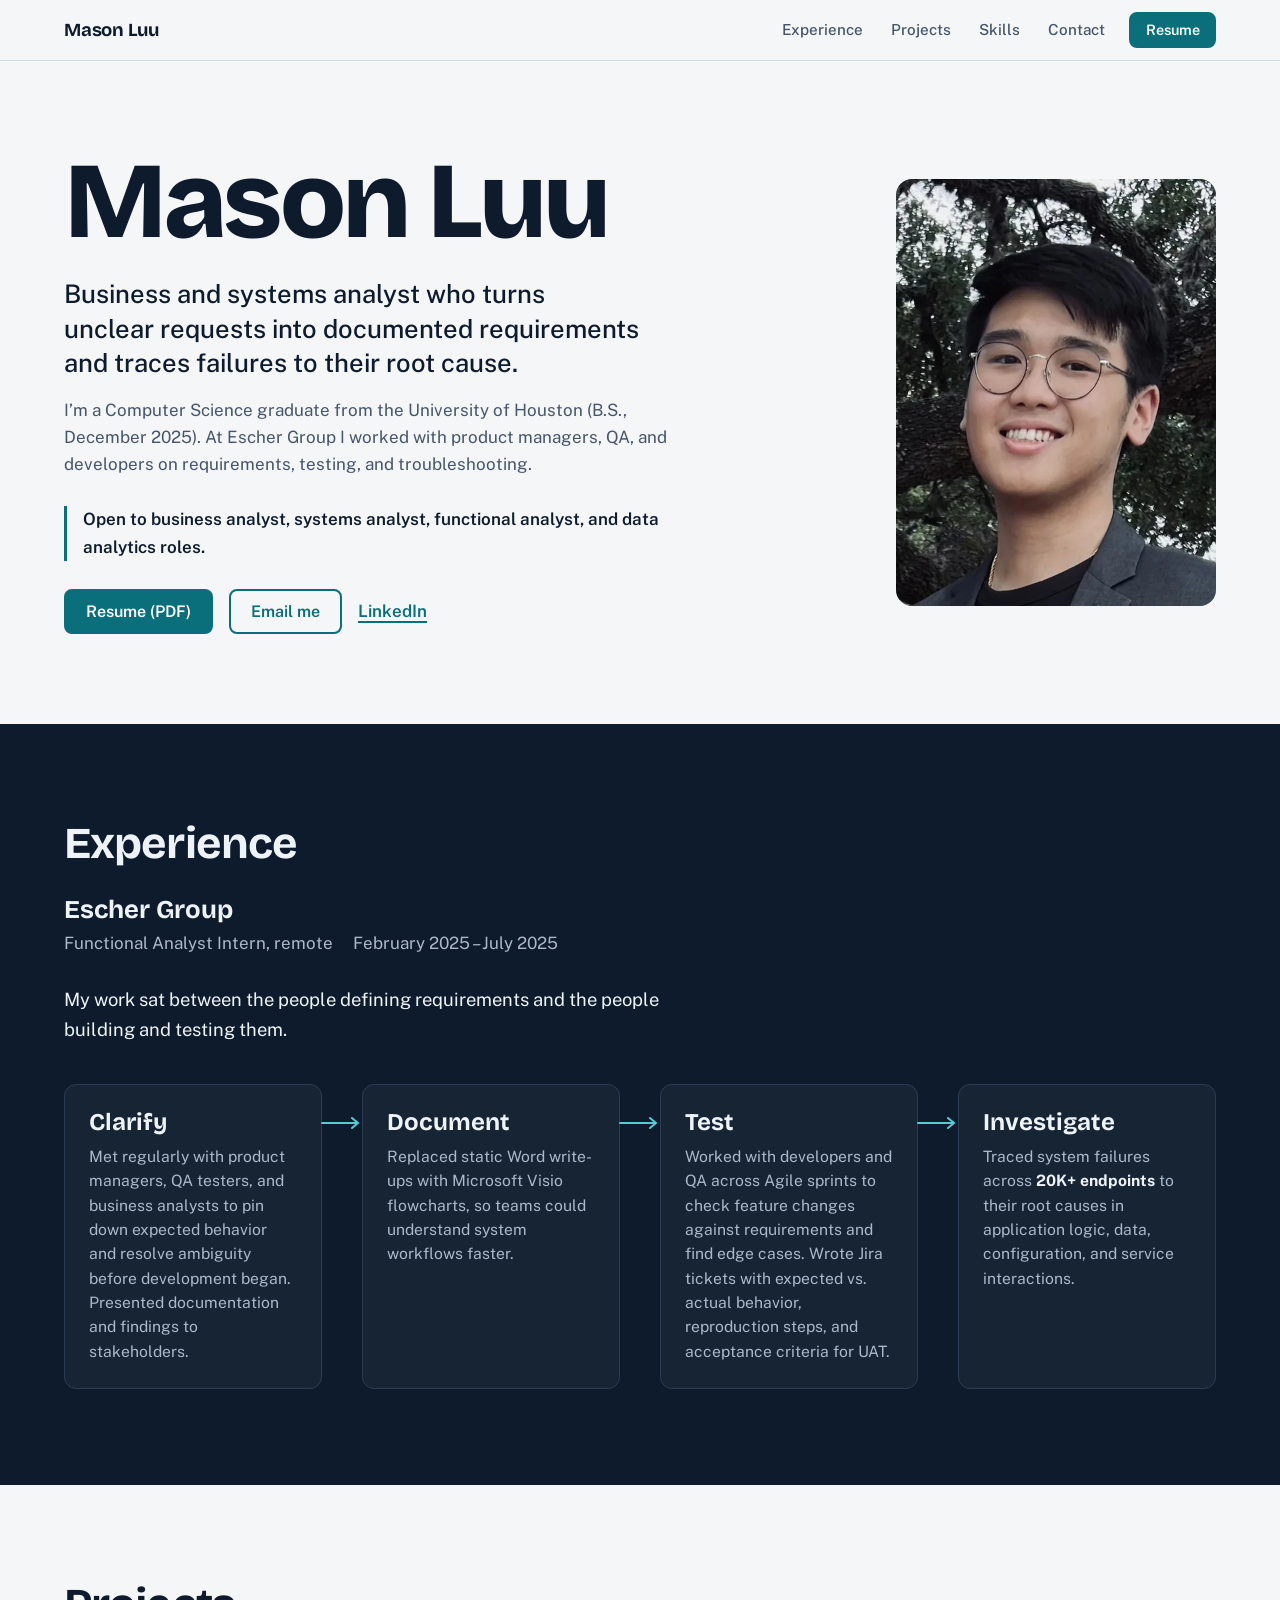
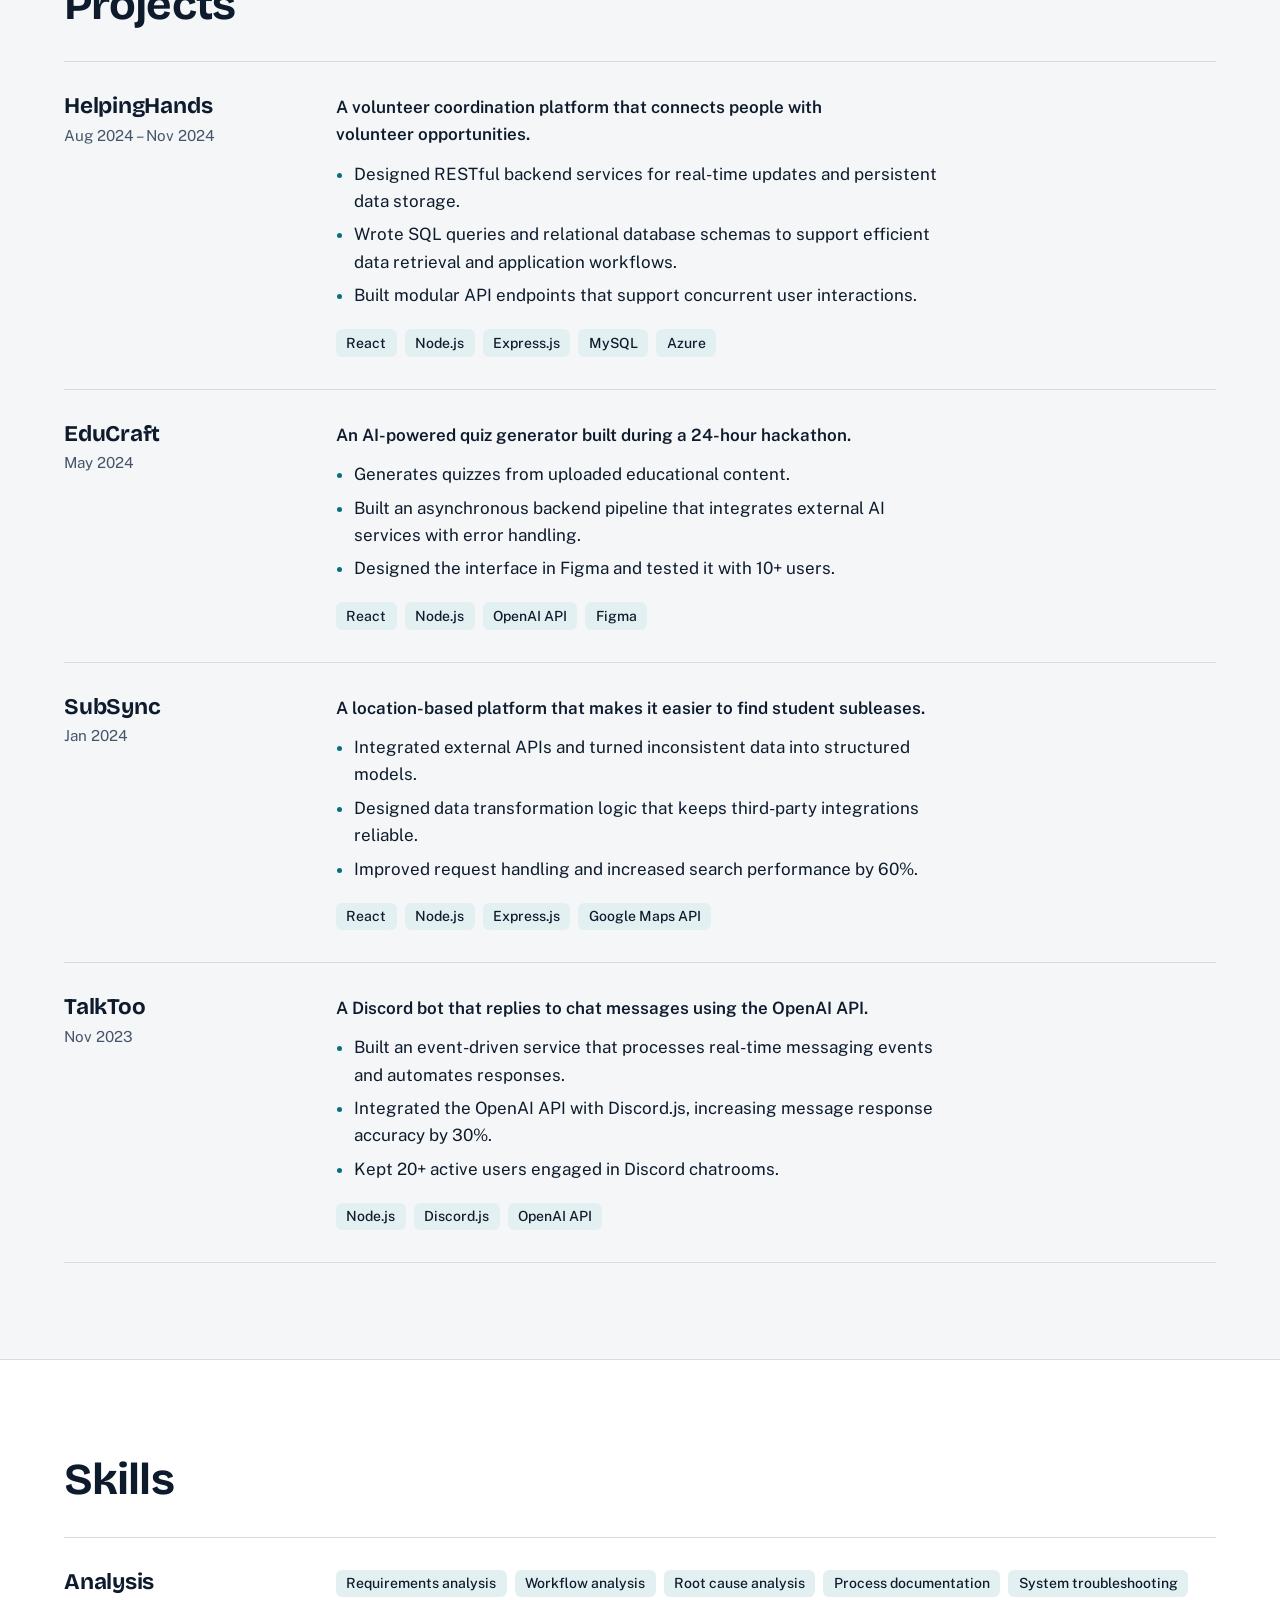
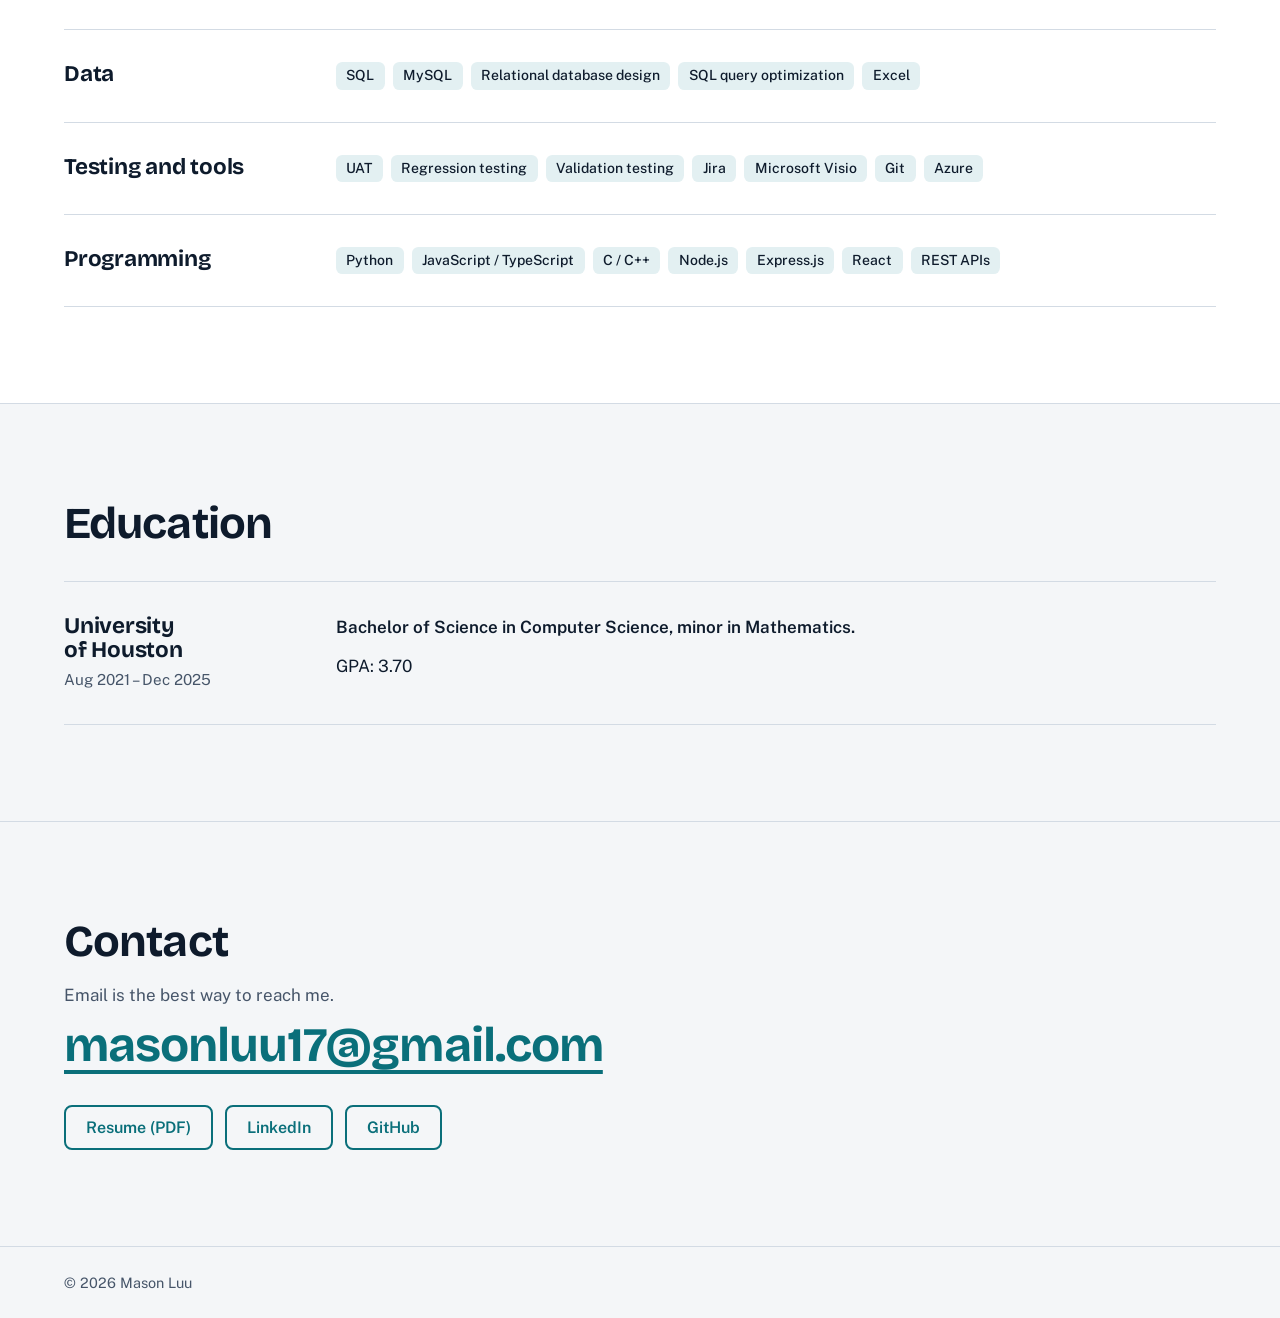
<file: index.html>
<!DOCTYPE html>
<html lang="en">
<head>
  <meta charset="utf-8">
  <meta name="viewport" content="width=device-width, initial-scale=1">
  <title>Mason Luu | Business and Systems Analyst</title>
  <meta name="description" content="Business and systems analyst with experience in requirements, workflow documentation, UAT, SQL, and root-cause troubleshooting. University of Houston Computer Science graduate.">
  <link rel="canonical" href="https://masonluu.github.io/">
  <meta name="theme-color" content="#F4F6F8" media="(prefers-color-scheme: light)">
  <meta name="theme-color" content="#0A131E" media="(prefers-color-scheme: dark)">

  <!-- Social previews -->
  <meta property="og:type" content="website">
  <meta property="og:site_name" content="Mason Luu">
  <meta property="og:title" content="Mason Luu | Business and Systems Analyst">
  <meta property="og:description" content="Turns unclear requests into documented requirements and traces failures to their root cause. University of Houston CS graduate, former Functional Analyst intern.">
  <meta property="og:url" content="https://masonluu.github.io/">
  <meta property="og:image" content="https://masonluu.github.io/assets/images/og-image.png">
  <meta property="og:image:width" content="1200">
  <meta property="og:image:height" content="630">
  <meta property="og:image:alt" content="Mason Luu, business and systems analyst">
  <meta name="twitter:card" content="summary_large_image">

  <link rel="icon" href="favicon.svg" type="image/svg+xml">
  <link rel="apple-touch-icon" href="apple-touch-icon.png">

  <link rel="preload" href="assets/fonts/bricolage-grotesque-latin-wght-normal.woff2" as="font" type="font/woff2" crossorigin>
  <link rel="preload" href="assets/fonts/public-sans-latin-wght-normal.woff2" as="font" type="font/woff2" crossorigin>
  <link rel="stylesheet" href="assets/css/site.css">
  <script>document.documentElement.classList.add('js');</script>
  <script src="assets/js/site.js" defer></script>

  <script type="application/ld+json">
  {
    "@context": "https://schema.org",
    "@type": "Person",
    "name": "Mason Luu",
    "url": "https://masonluu.github.io/",
    "image": "https://masonluu.github.io/assets/images/mason-luu.jpg",
    "jobTitle": "Business and Systems Analyst",
    "alumniOf": { "@type": "CollegeOrUniversity", "name": "University of Houston" },
    "knowsAbout": ["Requirements analysis", "Workflow documentation", "User acceptance testing", "SQL", "Root cause analysis"],
    "sameAs": ["https://www.linkedin.com/in/mason-luu", "https://github.com/masonluu"]
  }
  </script>
</head>
<body>
  <a class="skip" href="#main">Skip to content</a>

  <header class="site-header">
    <div class="wrap header-row">
      <a class="brand" href="#top">Mason Luu</a>
      <nav class="nav" aria-label="Primary">
        <a href="#experience">Experience</a>
        <a href="#projects">Projects</a>
        <a href="#skills">Skills</a>
        <a href="#contact">Contact</a>
      </nav>
      <a class="btn btn-primary btn-small" href="assets/Mason_Luu_Resume.pdf" target="_blank" rel="noopener">Resume<span class="sr-only"> (PDF, opens in a new tab)</span></a>
    </div>
  </header>

  <main id="main">

    <section class="hero" id="top">
      <div class="wrap hero-grid">
        <div class="hero-copy">
          <h1>Mason Luu</h1>
          <p class="lede">Business and systems analyst who turns unclear requests into documented requirements and traces failures to their root cause.</p>
          <p>I’m a Computer Science graduate from the University of Houston (B.S., December 2025). At Escher Group I worked with product managers, QA, and developers on requirements, testing, and troubleshooting.</p>
          <p class="status">Open to business analyst, systems analyst, functional analyst, and data analytics roles.</p>
          <div class="actions">
            <a class="btn btn-primary" href="assets/Mason_Luu_Resume.pdf" target="_blank" rel="noopener">Resume (PDF)<span class="sr-only"> opens in a new tab</span></a>
            <a class="btn btn-secondary" href="mailto:masonluu17@gmail.com">Email me</a>
            <a class="text-link" href="https://linkedin.com/in/mason-luu" target="_blank" rel="noopener">LinkedIn<span class="sr-only"> (opens in a new tab)</span></a>
          </div>
        </div>
        <figure class="portrait">
          <picture>
            <source type="image/webp" srcset="assets/images/mason-luu-480.webp 480w, assets/images/mason-luu-649.webp 649w" sizes="(min-width: 960px) 320px, (min-width: 720px) 224px, 144px">
            <img src="assets/images/mason-luu.jpg" width="649" height="865" alt="Portrait of Mason Luu smiling, wearing round glasses and a gray blazer" fetchpriority="high" decoding="async">
          </picture>
        </figure>
      </div>
    </section>

    <section class="band" id="experience" aria-labelledby="experience-title">
      <div class="wrap">
        <h2 id="experience-title">Experience</h2>
        <div class="job">
          <h3>Escher Group</h3>
          <p class="job-meta">Functional Analyst Intern, remote <span class="job-dates">February 2025 – July 2025</span></p>
        </div>
        <p class="band-intro">My work sat between the people defining requirements and the people building and testing them.</p>

        <div class="flow">
          <ol class="steps">
            <li class="step">
              <h4>Clarify</h4>
              <p>Met regularly with product managers, QA testers, and business analysts to pin down expected behavior and resolve ambiguity before development began. Presented documentation and findings to stakeholders.</p>
            </li>
            <li class="step">
              <h4>Document</h4>
              <p>Replaced static Word write-ups with Microsoft Visio flowcharts, so teams could understand system workflows faster.</p>
            </li>
            <li class="step">
              <h4>Test</h4>
              <p>Worked with developers and QA across Agile sprints to check feature changes against requirements and find edge cases. Wrote Jira tickets with expected vs. actual behavior, reproduction steps, and acceptance criteria for UAT.</p>
            </li>
            <li class="step">
              <h4>Investigate</h4>
              <p>Traced system failures across <strong>20K+ endpoints</strong> to their root causes in application logic, data, configuration, and service interactions.</p>
            </li>
          </ol>
        </div>
      </div>
    </section>

    <section class="section" id="projects" aria-labelledby="projects-title">
      <div class="wrap">
        <h2 id="projects-title">Projects</h2>
        <ul class="rows">

          <li class="row">
            <div class="row-label">
              <h3>HelpingHands</h3>
              <p class="when">Aug 2024 – Nov 2024</p>
            </div>
            <div class="row-body">
              <p class="summary">A volunteer coordination platform that connects people with volunteer opportunities.</p>
              <ul class="points">
                <li>Designed RESTful backend services for real-time updates and persistent data storage.</li>
                <li>Wrote SQL queries and relational database schemas to support efficient data retrieval and application workflows.</li>
                <li>Built modular API endpoints that support concurrent user interactions.</li>
              </ul>
              <ul class="tags" aria-label="Technologies"><li>React</li><li>Node.js</li><li>Express.js</li><li>MySQL</li><li>Azure</li></ul>
              <!-- Add a link when the repo is public:
              <p class="row-links"><a class="text-link" href="https://github.com/masonluu/REPO-NAME">View code</a></p> -->
            </div>
          </li>

          <li class="row">
            <div class="row-label">
              <h3>EduCraft</h3>
              <p class="when">May 2024</p>
            </div>
            <div class="row-body">
              <p class="summary">An AI-powered quiz generator built during a 24-hour hackathon.</p>
              <ul class="points">
                <li>Generates quizzes from uploaded educational content.</li>
                <li>Built an asynchronous backend pipeline that integrates external AI services with error handling.</li>
                <li>Designed the interface in Figma and tested it with 10+ users.</li>
              </ul>
              <ul class="tags" aria-label="Technologies"><li>React</li><li>Node.js</li><li>OpenAI API</li><li>Figma</li></ul>
            </div>
          </li>

          <li class="row">
            <div class="row-label">
              <h3>SubSync</h3>
              <p class="when">Jan 2024</p>
            </div>
            <div class="row-body">
              <p class="summary">A location-based platform that makes it easier to find student subleases.</p>
              <ul class="points">
                <li>Integrated external APIs and turned inconsistent data into structured models.</li>
                <li>Designed data transformation logic that keeps third-party integrations reliable.</li>
                <li>Improved request handling and increased search performance by 60%.</li>
              </ul>
              <ul class="tags" aria-label="Technologies"><li>React</li><li>Node.js</li><li>Express.js</li><li>Google Maps API</li></ul>
            </div>
          </li>

          <li class="row">
            <div class="row-label">
              <h3>TalkToo</h3>
              <p class="when">Nov 2023</p>
            </div>
            <div class="row-body">
              <p class="summary">A Discord bot that replies to chat messages using the OpenAI API.</p>
              <ul class="points">
                <li>Built an event-driven service that processes real-time messaging events and automates responses.</li>
                <li>Integrated the OpenAI API with Discord.js, increasing message response accuracy by 30%.</li>
                <li>Kept 20+ active users engaged in Discord chatrooms.</li>
              </ul>
              <ul class="tags" aria-label="Technologies"><li>Node.js</li><li>Discord.js</li><li>OpenAI API</li></ul>
            </div>
          </li>

        </ul>
      </div>
    </section>

    <section class="section section-alt" id="skills" aria-labelledby="skills-title">
      <div class="wrap">
        <h2 id="skills-title">Skills</h2>
        <ul class="rows">
          <li class="row">
            <div class="row-label"><h3>Analysis</h3></div>
            <div class="row-body"><ul class="tags"><li>Requirements analysis</li><li>Workflow analysis</li><li>Root cause analysis</li><li>Process documentation</li><li>System troubleshooting</li></ul></div>
          </li>
          <li class="row">
            <div class="row-label"><h3>Data</h3></div>
            <div class="row-body"><ul class="tags"><li>SQL</li><li>MySQL</li><li>Relational database design</li><li>SQL query optimization</li><li>Excel</li></ul></div>
          </li>
          <li class="row">
            <div class="row-label"><h3>Testing and tools</h3></div>
            <div class="row-body"><ul class="tags"><li>UAT</li><li>Regression testing</li><li>Validation testing</li><li>Jira</li><li>Microsoft Visio</li><li>Git</li><li>Azure</li></ul></div>
          </li>
          <li class="row">
            <div class="row-label"><h3>Programming</h3></div>
            <div class="row-body"><ul class="tags"><li>Python</li><li>JavaScript / TypeScript</li><li>C / C++</li><li>Node.js</li><li>Express.js</li><li>React</li><li>REST APIs</li></ul></div>
          </li>
        </ul>
      </div>
    </section>

    <section class="section" id="education" aria-labelledby="education-title">
      <div class="wrap">
        <h2 id="education-title">Education</h2>
        <div class="rows">
          <div class="row">
            <div class="row-label">
              <h3>University of Houston</h3>
              <p class="when">Aug 2021 – Dec 2025</p>
            </div>
            <div class="row-body">
              <p class="summary">Bachelor of Science in Computer Science, minor in Mathematics.</p>
              <p>GPA: 3.70</p>
            </div>
          </div>
        </div>
      </div>
    </section>

    <section class="contact" id="contact" aria-labelledby="contact-title">
      <div class="wrap">
        <h2 id="contact-title">Contact</h2>
        <p class="contact-lede">Email is the best way to reach me.</p>
        <p><a class="email" href="mailto:masonluu17@gmail.com">masonluu17@gmail.com</a></p>
        <ul class="link-list">
          <li><a class="btn btn-secondary" href="assets/Mason_Luu_Resume.pdf" target="_blank" rel="noopener">Resume (PDF)<span class="sr-only"> opens in a new tab</span></a></li>
          <li><a class="btn btn-secondary" href="https://linkedin.com/in/mason-luu" target="_blank" rel="noopener">LinkedIn<span class="sr-only"> opens in a new tab</span></a></li>
          <li><a class="btn btn-secondary" href="https://github.com/masonluu" target="_blank" rel="noopener">GitHub<span class="sr-only"> opens in a new tab</span></a></li>
        </ul>
      </div>
    </section>

  </main>

  <footer class="site-footer">
    <div class="wrap">
      <p>&copy; 2026 Mason Luu</p>
    </div>
  </footer>
</body>
</html>
</file>
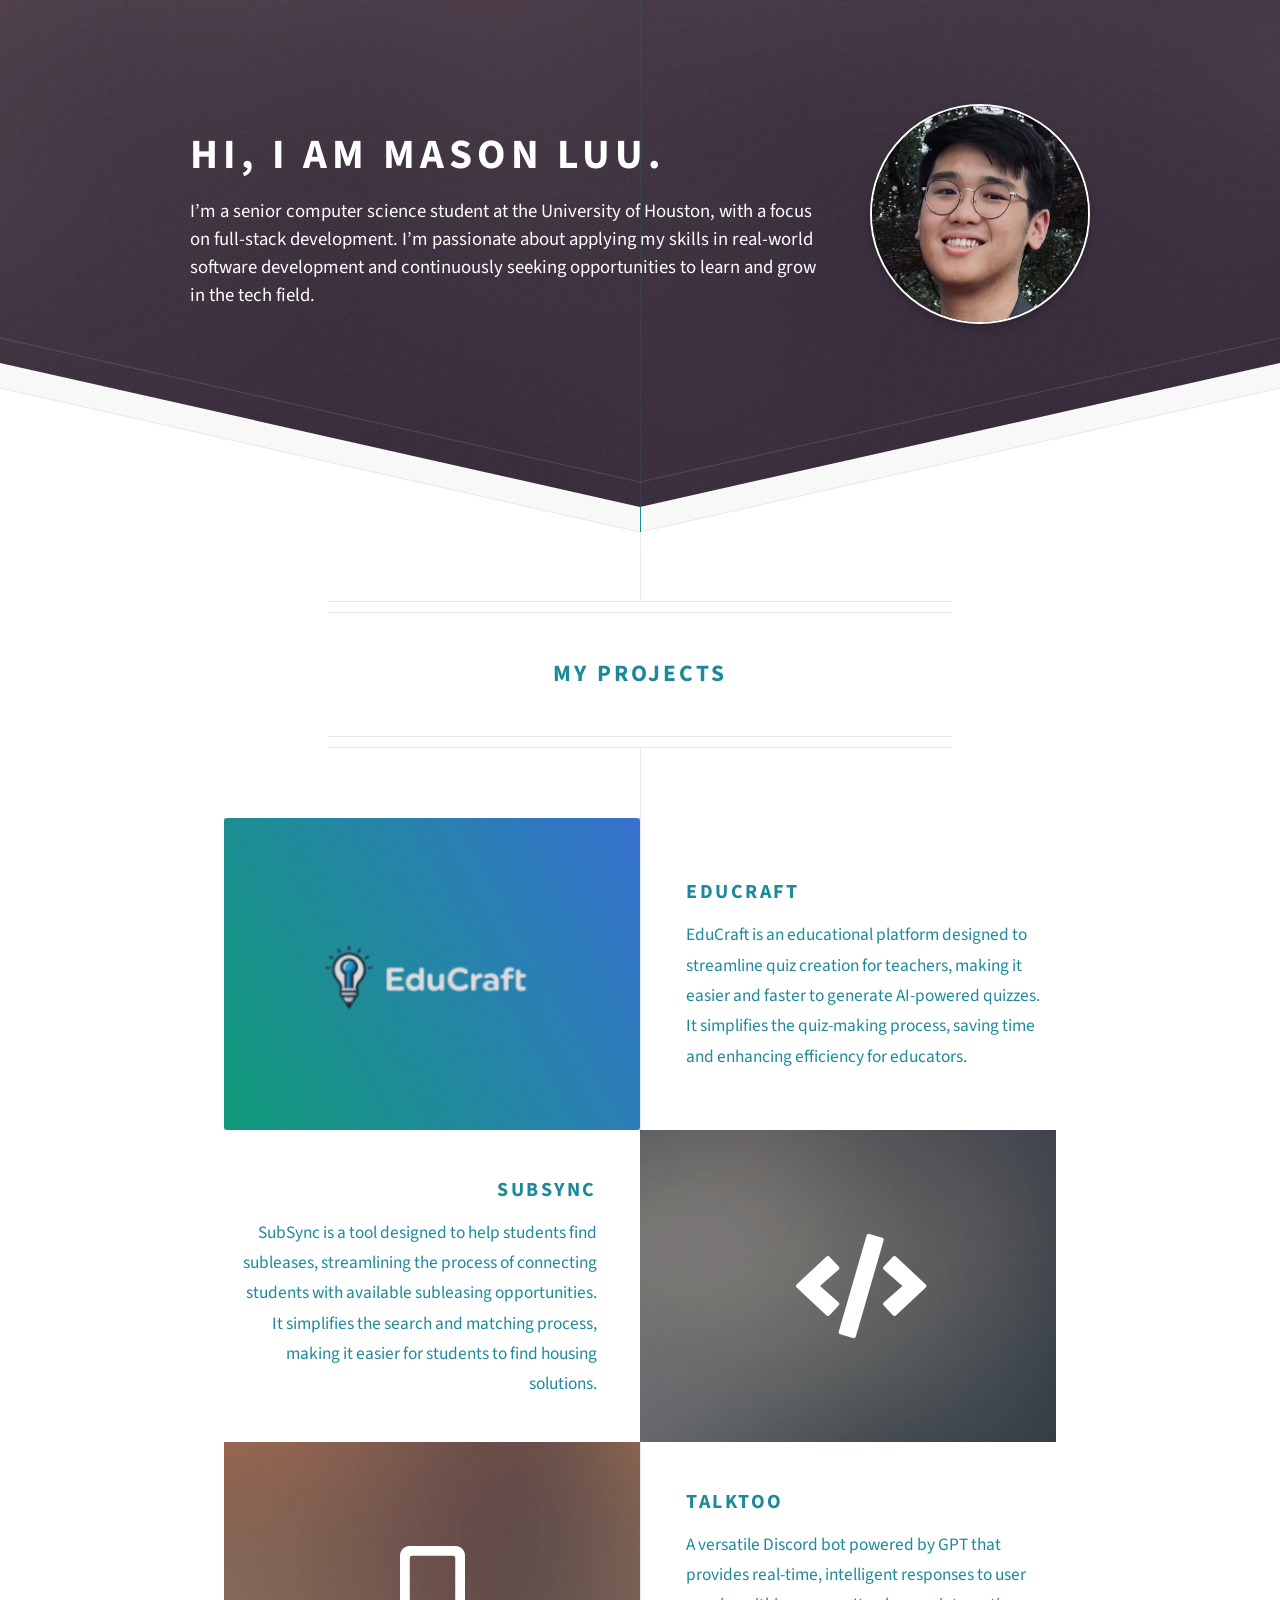
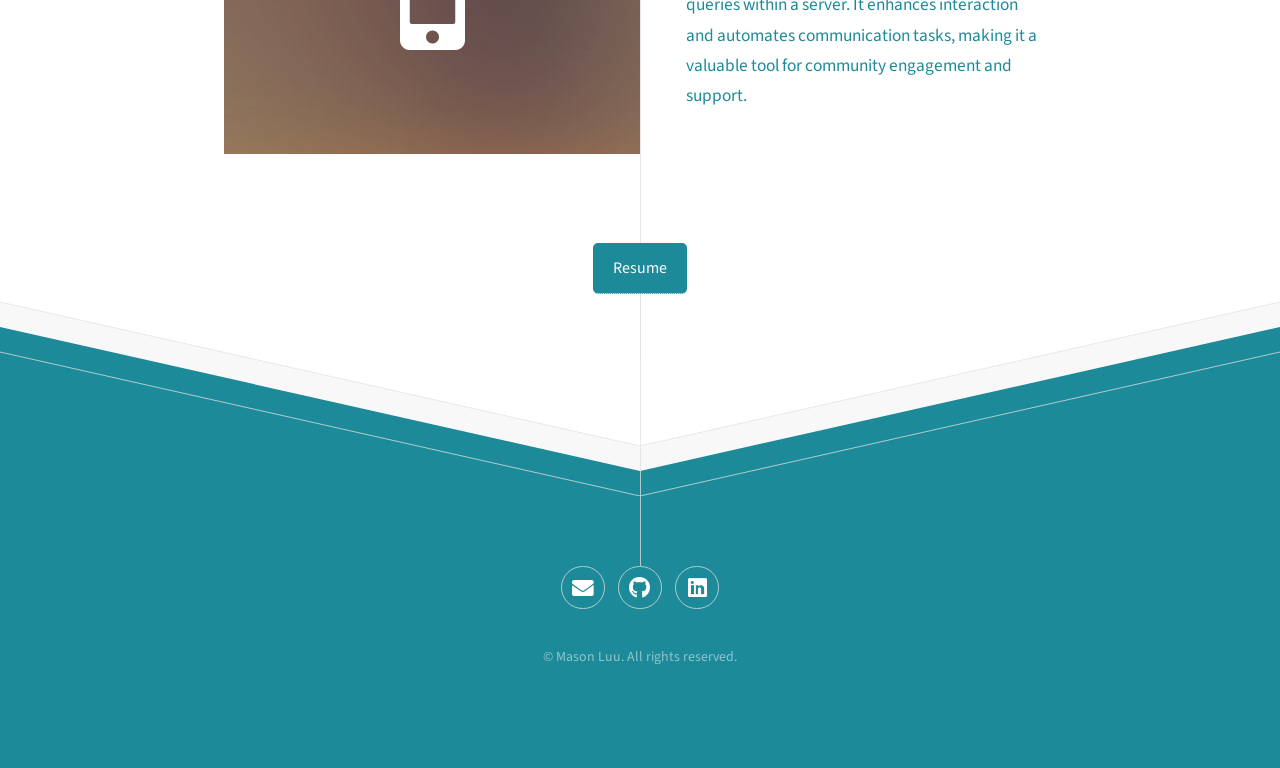
<file: html5up-directive/index.html>
<!DOCTYPE HTML>
<html>
	<head>
		<title>Mason Luu</title>
		<meta charset="utf-8" />
		<meta name="viewport" content="width=device-width, initial-scale=1, user-scalable=no" />
		<link rel="stylesheet" href="assets/css/main.css" />
	</head>
	<body class="is-preload">

		<!-- Header -->
			<!-- Header -->
<div id="header">
    <div class="header-content">
        <div class="text-content">
            <h1>Hi, I am Mason Luu.</h1>
            <p>I’m a senior computer science student at the University of Houston, with a focus on full-stack development. I’m passionate about applying my skills in real-world software development and continuously seeking opportunities to learn and grow in the tech field.</p>
        </div>
        <img src="images/mason headshot.jpg" alt="mason" class="profile-photo" />
    </div>
</div>

		<!-- Main -->
			<div id="main">

				<header class="major container medium">
					<h2>My Projects</h2>
				</header>

				<div class="box alt container">
					<section class="feature left">
						<a href="#" class="image"><img src="images/educraft.png" alt="EduCraft Image" class="rounded-image" /></a>


						<div class="content">
							<h3>EduCraft</h3>
							<p>EduCraft is an educational platform designed to streamline quiz creation for teachers, making it easier and faster to generate AI-powered quizzes. It simplifies the quiz-making process, saving time and enhancing efficiency for educators.</p>
						</div>
					</section>
					<section class="feature right">
						<a href="#" class="image icon solid fa-code"><img src="images/pic02.jpg" alt="" /></a>
						<div class="content">
							<h3>SubSync</h3>
							<p>SubSync is a tool designed to help students find subleases, streamlining the process of connecting students with available subleasing opportunities. It simplifies the search and matching process, making it easier for students to find housing solutions.</p>
						</div>
					</section>
					<section class="feature left">
						<a href="#" class="image icon solid fa-mobile-alt"><img src="images/pic03.jpg" alt="" /></a>
						<div class="content">
							<h3>TalkToo</h3>
							<p>A versatile Discord bot powered by GPT that provides real-time, intelligent responses to user queries within a server. It enhances interaction and automates communication tasks, making it a valuable tool for community engagement and support.</p>
						</div>
					</section>
				</div>

				<!-- Resume Section -->
			
					<div class="button-container">
						<a href="assets\Mason_Luu_Resume.docx.pdf" download="Mason_Luu_Resume.pdf" class="download-resume">Resume</a>
					</div>

				
			
				

			</div>

		<!-- Footer -->
			<div id="footer">
				<div class="container medium">

					
					<ul class="icons">
						<li><a href="mailto:masonluu17@gmail.com" class="icon solid fa-envelope"><span class="label">Email</span></a></li>
						<li><a href="https://github.com/masonluu" class="icon brands fa-github"><span class="label">Github</span></a></li>
						<li><a href="https://linkedin.com/in/mason-luu" class="icon brands fa-linkedin"><span class="label">LinkedIn</span></a></li>
					</ul>

					<ul class="copyright">
						<li>&copy; Mason Luu. All rights reserved.</li>
</file>
<file: assets/css/site.css>
/* ==========================================================================
   Mason Luu — portfolio
   Plain CSS, no build step. Fonts are self-hosted (see @font-face).
   ========================================================================== */

@font-face {
  font-family: "Bricolage Grotesque";
  src: url("../fonts/bricolage-grotesque-latin-wght-normal.woff2") format("woff2");
  font-weight: 200 800;
  font-style: normal;
  font-display: swap;
}
@font-face {
  font-family: "Public Sans";
  src: url("../fonts/public-sans-latin-wght-normal.woff2") format("woff2");
  font-weight: 100 900;
  font-style: normal;
  font-display: swap;
}

/* --- Tokens ---------------------------------------------------------------- */
:root {
  color-scheme: light dark;

  --paper: #F4F6F8;
  --surface: #FFFFFF;
  --ink: #0E1B2C;
  --muted: #465569;
  --line: #D3DBE4;
  --accent: #0A6F7A;
  --accent-ink: #FFFFFF;
  --tint: #E3F0F2;
  --focus: #0A6F7A;
  --header-bg: rgba(244, 246, 248, 0.88);

  /* Experience band */
  --band: #0E1B2C;
  --band-ink: #EEF3F8;
  --band-muted: #AAB9CB;
  --band-line: #2B3D55;
  --band-card: rgba(255, 255, 255, 0.04);
  --band-accent: #5CC8D3;

  --font-display: "Bricolage Grotesque", "Avenir Next", "Segoe UI", system-ui, sans-serif;
  --font-body: "Public Sans", system-ui, -apple-system, "Segoe UI", Roboto, "Helvetica Neue", sans-serif;

  --gutter: clamp(1.25rem, 4vw, 2.5rem);
  --measure: 62ch;
}

@media (prefers-color-scheme: dark) {
  :root {
    --paper: #0A131E;
    --surface: #101C2B;
    --ink: #E9EEF4;
    --muted: #A3B2C4;
    --line: #22344A;
    --accent: #5CC8D3;
    --accent-ink: #04222A;
    --tint: #143040;
    --focus: #5CC8D3;
    --header-bg: rgba(10, 19, 30, 0.88);

    --band: #0F1D2E;
    --band-line: #2A3E57;
  }
}

/* --- Base ------------------------------------------------------------------ */
*, *::before, *::after { box-sizing: border-box; }

html {
  -webkit-text-size-adjust: 100%;
  scroll-behavior: smooth;
  scroll-padding-top: 5rem;
}

body {
  margin: 0;
  background: var(--paper);
  color: var(--ink);
  font: 400 1.0625rem/1.6 var(--font-body);
  -webkit-font-smoothing: antialiased;
  text-rendering: optimizeLegibility;
}

h1, h2, h3, h4 {
  font-family: var(--font-display);
  line-height: 1.1;
  margin: 0;
  text-wrap: balance;
}

p { margin: 0 0 1rem; text-wrap: pretty; }
img { max-width: 100%; height: auto; display: block; }
a { color: inherit; }

:focus-visible {
  outline: 3px solid var(--focus);
  outline-offset: 3px;
  border-radius: 2px;
}

.wrap {
  width: min(100% - 2 * var(--gutter), 72rem);
  margin-inline: auto;
}

.sr-only {
  position: absolute;
  width: 1px; height: 1px;
  margin: -1px; padding: 0;
  overflow: hidden;
  clip: rect(0, 0, 0, 0);
  white-space: nowrap;
  border: 0;
}

.skip {
  position: absolute;
  left: 1rem; top: -4rem;
  z-index: 100;
  padding: .6rem 1rem;
  background: var(--ink);
  color: var(--paper);
  border-radius: .4rem;
  font-weight: 600;
}
.skip:focus { top: 1rem; }

/* --- Buttons and links ----------------------------------------------------- */
.btn {
  display: inline-flex;
  align-items: center;
  justify-content: center;
  padding: .7rem 1.25rem;
  border: 2px solid var(--accent);
  border-radius: .5rem;
  font: 600 1rem/1.2 var(--font-body);
  text-decoration: none;
  transition: background-color .15s, color .15s, border-color .15s;
}
.btn-primary { background: var(--accent); color: var(--accent-ink); }
.btn-primary:hover { background: var(--ink); border-color: var(--ink); color: var(--paper); }
.btn-secondary { background: transparent; color: var(--accent); }
.btn-secondary:hover { background: var(--tint); }
.btn-small { padding: .45rem .9rem; font-size: .9rem; }

.text-link {
  color: var(--accent);
  font-weight: 600;
  text-decoration: underline;
  text-decoration-thickness: 2px;
  text-underline-offset: .22em;
}
.text-link:hover { text-decoration-thickness: 3px; }

/* --- Header ---------------------------------------------------------------- */
.site-header {
  position: sticky;
  top: 0;
  z-index: 10;
  background: var(--header-bg);
  -webkit-backdrop-filter: saturate(140%) blur(10px);
  backdrop-filter: saturate(140%) blur(10px);
  border-bottom: 1px solid var(--line);
}
.header-row {
  display: flex;
  align-items: center;
  justify-content: space-between;
  gap: 1.5rem;
  min-height: 3.75rem;
}
.brand {
  font: 700 1.15rem/1 var(--font-display);
  letter-spacing: -0.01em;
  text-decoration: none;
}
.nav { display: none; margin-left: auto; gap: 1.75rem; }
.nav a {
  font-size: .95rem;
  font-weight: 500;
  color: var(--muted);
  text-decoration: none;
}
.nav a:hover { color: var(--ink); }
@media (min-width: 720px) { .nav { display: flex; } }

/* --- Hero ------------------------------------------------------------------ */
.hero { padding-block: clamp(2.5rem, 7vw, 6rem); }

.hero-grid {
  display: grid;
  gap: 2rem;
  align-items: center;
}
.portrait {
  order: -1;
  width: 9rem;
  margin: 0;
  aspect-ratio: 3 / 4;
  overflow: hidden;
  border-radius: 1rem;
  background: var(--tint);
}
.portrait img { width: 100%; height: 100%; object-fit: cover; }

.hero h1 {
  font-size: clamp(3.25rem, 11vw, 6.75rem);
  font-weight: 800;
  letter-spacing: -0.035em;
  line-height: .95;
  margin-bottom: 1.5rem;
}
.lede {
  max-width: 38rem;
  text-wrap: balance;
  font-size: clamp(1.25rem, 2.4vw, 1.6rem);
  line-height: 1.35;
  font-weight: 500;
}
.hero-copy p:not(.lede):not(.status) { max-width: 38rem; color: var(--muted); }
.status {
  max-width: 38rem;
  margin: 1.75rem 0;
  padding-left: 1rem;
  border-left: 3px solid var(--accent);
  font-weight: 600;
}
.actions {
  display: flex;
  flex-wrap: wrap;
  align-items: center;
  gap: .75rem 1rem;
}

@media (min-width: 720px) {
  .hero-grid { grid-template-columns: minmax(0, 1fr) 14rem; gap: clamp(2rem, 5vw, 4rem); }
  .portrait { order: 0; width: 100%; }
}
@media (min-width: 960px) {
  .hero-grid { grid-template-columns: minmax(0, 1fr) 20rem; gap: clamp(2rem, 6vw, 5rem); }
}

/* --- Experience band ------------------------------------------------------- */
.band {
  background: var(--band);
  color: var(--band-ink);
  padding-block: clamp(3.5rem, 8vw, 6rem);
}
.band h2 {
  font-size: clamp(2rem, 4.5vw, 2.75rem);
  font-weight: 700;
  letter-spacing: -0.02em;
  margin-bottom: 1.75rem;
}
.job h3 { font-size: 1.6rem; font-weight: 700; }
.job-meta {
  margin: .35rem 0 0;
  color: var(--band-muted);
  display: flex;
  flex-wrap: wrap;
  gap: 0 1.25rem;
}
.job-dates { white-space: nowrap; }
.band-intro {
  max-width: 40rem;
  margin: 1.75rem 0 2.5rem;
  font-size: 1.15rem;
  color: var(--band-ink);
}

.steps {
  list-style: none;
  margin: 0;
  padding: 0;
  display: grid;
  gap: 2.5rem;
  grid-template-columns: minmax(0, 1fr);
  max-width: 42rem;
}
.step {
  position: relative;
  padding: 1.5rem;
  border: 1px solid var(--band-line);
  border-radius: .75rem;
  background: var(--band-card);
}
.step h4 { font-size: 1.5rem; font-weight: 700; margin-bottom: .6rem; }
.step p { margin: 0; font-size: .98rem; line-height: 1.55; color: var(--band-muted); }
.step strong { color: var(--band-ink); font-weight: 700; }

/* Connector arrows between steps (decorative). Vertical by default. */
.step:not(:last-child)::after {
  content: "";
  position: absolute;
  left: 1.75rem;
  top: 100%;
  width: .75rem;
  height: 2.5rem;
  background: url("data:image/svg+xml,%3Csvg xmlns='http://www.w3.org/2000/svg' viewBox='0 0 12 40' fill='none' stroke='%235CC8D3' stroke-width='2' stroke-linecap='round' stroke-linejoin='round'%3E%3Cpath d='M6 1v36M1 31l5 6 5-6'/%3E%3C/svg%3E") center / 100% 100% no-repeat;
}

@media (min-width: 1180px) {
  .steps { grid-template-columns: repeat(4, minmax(0, 1fr)); max-width: none; }
  .step:not(:last-child)::after {
    left: 100%;
    top: 2rem;
    width: 2.5rem;
    height: .75rem;
    background-image: url("data:image/svg+xml,%3Csvg xmlns='http://www.w3.org/2000/svg' viewBox='0 0 40 12' fill='none' stroke='%235CC8D3' stroke-width='2' stroke-linecap='round' stroke-linejoin='round'%3E%3Cpath d='M1 6h36M31 1l6 5-6 5'/%3E%3C/svg%3E");
  }
}

/* One page moment: arrows draw in as the flow scrolls into view. */
@media (prefers-reduced-motion: no-preference) {
  .js .step:not(:last-child)::after {
    clip-path: inset(0 0 100% 0);
    transition: clip-path .5s ease-out;
  }
  .js .flow.is-visible .step:not(:last-child)::after { clip-path: inset(0); }
  .js .flow.is-visible .step:nth-child(1)::after { transition-delay: .15s; }
  .js .flow.is-visible .step:nth-child(2)::after { transition-delay: .65s; }
  .js .flow.is-visible .step:nth-child(3)::after { transition-delay: 1.15s; }
}
@media (prefers-reduced-motion: no-preference) and (min-width: 1180px) {
  .js .step:not(:last-child)::after { clip-path: inset(0 100% 0 0); }
}

/* --- Sections and rows ----------------------------------------------------- */
.section { padding-block: clamp(3.5rem, 8vw, 6rem); }
.section-alt {
  background: var(--surface);
  border-block: 1px solid var(--line);
}
.section h2, .contact h2 {
  font-size: clamp(2rem, 4.5vw, 2.75rem);
  font-weight: 700;
  letter-spacing: -0.02em;
  margin-bottom: 2rem;
}

.rows {
  list-style: none;
  margin: 0;
  padding: 0;
  border-top: 1px solid var(--line);
}
.row {
  display: grid;
  gap: .75rem 3rem;
  padding-block: 2rem;
  border-bottom: 1px solid var(--line);
}
@media (min-width: 760px) {
  .row { grid-template-columns: 14rem minmax(0, 1fr); }
}
.row-label h3 { font-size: 1.4rem; font-weight: 700; letter-spacing: -0.01em; }
.when { margin: .3rem 0 0; color: var(--muted); font-size: .95rem; }

.row-body > *:last-child { margin-bottom: 0; }
.summary { max-width: var(--measure); margin-bottom: .75rem; font-weight: 600; }
.row-body p:not(.summary) { max-width: var(--measure); }
.points { max-width: var(--measure); margin: 0 0 1.25rem; padding-left: 1.15rem; list-style: disc; }
.points li { margin-bottom: .4rem; }
.points li::marker { color: var(--accent); }

.tags {
  list-style: none;
  display: flex;
  flex-wrap: wrap;
  gap: .5rem;
  margin: 0;
  padding: 0;
}
.tags li {
  padding: .2rem .65rem;
  background: var(--tint);
  border-radius: .4rem;
  font-size: .875rem;
  font-weight: 500;
  line-height: 1.5;
}
.row-links { margin: 1rem 0 0; }

/* --- Contact and footer ---------------------------------------------------- */
.contact { padding-block: clamp(3.5rem, 8vw, 6rem); border-top: 1px solid var(--line); }
.contact h2 { margin-bottom: 1rem; }
.contact-lede { color: var(--muted); margin-bottom: .5rem; }
.email {
  display: inline-block;
  font: 700 clamp(1.35rem, 5.5vw, 3rem)/1.15 var(--font-display);
  letter-spacing: -0.02em;
  color: var(--accent);
  overflow-wrap: anywhere;
  text-decoration: underline;
  text-decoration-thickness: .08em;
  text-underline-offset: .18em;
}
.email:hover { text-decoration-thickness: .14em; }
.link-list {
  list-style: none;
  display: flex;
  flex-wrap: wrap;
  gap: .75rem;
  margin: 2rem 0 0;
  padding: 0;
}

.site-footer {
  padding-block: 1.5rem;
  border-top: 1px solid var(--line);
  color: var(--muted);
  font-size: .9rem;
}
.site-footer p { margin: 0; }

/* --- 404 ------------------------------------------------------------------- */
.error-title {
  font-size: clamp(2.5rem, 8vw, 4.5rem);
  font-weight: 800;
  letter-spacing: -0.03em;
  margin-bottom: 1rem;
}

/* --- Print ----------------------------------------------------------------- */
@media print {
  :root {
    --paper: #fff; --surface: #fff; --ink: #000; --muted: #333; --line: #bbb;
    --accent: #000; --tint: #eee; --band: #fff; --band-ink: #000; --band-muted: #333;
    --band-line: #bbb; --band-card: #fff;
  }
  html { font-size: 11pt; }
  .site-header, .skip, .actions, .link-list, .step::after { display: none !important; }
  .hero, .band, .section, .contact { padding-block: 1.25rem; }
  .portrait { display: none; }
  .row, .step { break-inside: avoid; }
  .steps { grid-template-columns: 1fr 1fr; max-width: none; }
}
</file>
<file: html5up-directive/assets/css/main.css>
@import url("fontawesome-all.min.css");
@import url("https://fonts.googleapis.com/css?family=Source+Sans+Pro:300,300italic,400,400italic,600,600italic,700,700italic");

/*
	Directive by HTML5 UP
	html5up.net | @ajlkn
	Free for personal and commercial use under the CCA 3.0 license (html5up.net/license)
*/

html, body, div, span, applet, object,
iframe, h1, h2, h3, h4, h5, h6, p, blockquote,
pre, a, abbr, acronym, address, big, cite,
code, del, dfn, em, img, ins, kbd, q, s, samp,
small, strike, strong, sub, sup, tt, var, b,
u, i, center, dl, dt, dd, ol, ul, li, fieldset,
form, label, legend, table, caption, tbody,
tfoot, thead, tr, th, td, article, aside,
canvas, details, embed, figure, figcaption,
footer, header, hgroup, menu, nav, output, ruby,
section, summary, time, mark, audio, video {
	margin: 0;
	padding: 0;
	border: 0;
	font-size: 100%;
	font: inherit;
	vertical-align: baseline;}

	
article, aside, details, figcaption, figure,
footer, header, hgroup, menu, nav, section {
	display: block;}

body {
	line-height: 1;
}

ol, ul {
	list-style: none;
}
#header {
    background-color: #4eb980;
    padding: 3em 0 7em 0;
    display: flex;
    justify-content: center;
    align-items: center;
}

#header .header-content {
    display: flex;
    align-items: center;
    justify-content: space-between;
    width: 80%; /* Adjust to your content width */
    max-width: 900px;
	
}

#header .text-content {
    flex: 1;
    color: white;
    font-size: 1.2em; /* Slightly larger font size */
    line-height: 1.8; /* Increased line height for better readability */
    margin-right: 20px; /* Space between text and the image */
    text-align: left; /* Align the text to the left */
}
#header .text-content p {
    font-size: 0.9em;
    line-height: 1.5;
}



.profile-photo {
    width: 220px; /* Slightly increased size */
    height: 220px; /* Ensure it stays circular */
    border-radius: 50%;
    object-fit: cover;
    margin-left: 20px; /* Space between text and photo */
    border: 2px solid white; /* White border for better emphasis */
    box-shadow: 0px 4px 10px rgba(0, 0, 0, 0.2); /* Subtle shadow to make the photo stand out */
}

#header h1 {
    font-size: 2.5em; /* Larger heading for emphasis */
    font-weight: bold;
    margin-bottom: 0.5em;
	text-align: left; /* Align the text to the left */
}
#header p {
    color: white
}
p {
    font-size: 1.0em; /* Slightly smaller than the heading */
    margin-top: 0;
    line-height: 1.75em; /* Increased line height for readability */
	color: #1D8A99;
}
.rounded-image {
    width: 100%; /* Ensures the image takes up full width of the container */
    height: auto; /* Maintains aspect ratio */
    border-radius: 1%; /* Makes the image circular */
    object-fit: cover; /* Ensures the image covers the container without distortion */
    box-shadow: 0px 4px 10px rgba(0, 0, 0, 0.2); /* Adds a subtle shadow to make it stand out */
	border: #474148;
}

.image-container {
    width: 100%; /* The container will take up the full width of its parent */
    height: 100%; /* Set the container to take up the full height of its parent */
    overflow: hidden; /* Ensures the image doesn't overflow outside the container */
    display: flex;
    justify-content: center;
    align-items: center;
}

.image-container img {
    width: 100%; /* Ensures the image fits the width of the container */
    height: 100%; /* Ensures the image fits the height of the container */
    object-fit: cover; /* This ensures the image maintains its aspect ratio and covers the container */
    border-radius: 10px; /* Optionally, you can add rounded corners to the image */
}

.download-resume:hover {
	background-color: #197885;
}
.button-container {
    display: flex; /* Ensures flexbox is used for centering */
    justify-content: center; /* Centers the button horizontally */
    align-items: center; /* Centers the button vertically if the container has height */
    padding: 20px 40px; /* Increases button padding */
}

.button-container button {
    font-size: 18px; /* Increases text size inside the button */
    padding: 10px 20px; /* Adjusts the button padding */
    border-radius: 5px; /* Adjust the border-radius as needed */
}


.download-resume {
	background-color: #1D8A99;
	color: white;
	padding: 10px 20px;
	text-decoration: none;
	border-radius: 5px;
	font-size: 16px;
	display: inline-block;
	transition: background-color 0.3s ease;
}
blockquote, q {
	quotes: none;
}

	blockquote:before, blockquote:after, q:before, q:after {
		content: '';
		content: none;
	}

table {
	border-collapse: collapse;
	border-spacing: 0;
}

body {
	-webkit-text-size-adjust: none;
}

mark {
	background-color: transparent;
	color: inherit;
}

input::-moz-focus-inner {
	border: 0;
	padding: 0;
}

input, select, textarea {
	-moz-appearance: none;
	-webkit-appearance: none;
	-ms-appearance: none;
	appearance: none;
}

/* Basic */

	html {
		box-sizing: border-box;
	}

	*, *:before, *:after {
		box-sizing: inherit;
	}

	html, body {
		height: 100%;
	}

	body {
		background: #ffffff;
	}

		body.is-preload *, body.is-preload *:before, body.is-preload *:after {
			-moz-animation: none !important;
			-webkit-animation: none !important;
			-ms-animation: none !important;
			animation: none !important;
			-moz-transition: none !important;
			-webkit-transition: none !important;
			-ms-transition: none !important;
			transition: none !important;
		}

	body, input, select, textarea {
		color: #6e6e6e;
		font-family: 'Source Sans Pro', sans-serif;
		font-size: 16pt;
		font-weight: 400;
		line-height: 1.75em;
	}

	a {
		-moz-transition: color 0.2s ease-in-out, border-bottom-color 0.2s ease-in-out;
		-webkit-transition: color 0.2s ease-in-out, border-bottom-color 0.2s ease-in-out;
		-ms-transition: color 0.2s ease-in-out, border-bottom-color 0.2s ease-in-out;
		transition: color 0.2s ease-in-out, border-bottom-color 0.2s ease-in-out;
		border-bottom: dotted 1px;
		color: #4eb980;
		text-decoration: none;
	}

		a:hover {
			border-bottom-color: transparent;
		}

	strong, b {
		font-weight: 600;
		color: #5b5b5b;
	}

	em, i {
		font-style: italic;
	}

	p, ul, ol, dl, table, blockquote, form {
		margin: 0 0 2em 0;
	}

	h1, h2, h3, h4, h5, h6 {
		color: #1D8A99;
		font-weight: 700;
		letter-spacing: 0.125em;
		line-height: 1.75em;
		margin-bottom: 1em;
		text-transform: uppercase;
		text-align: center;
	}

		h1 a, h2 a, h3 a, h4 a, h5 a, h6 a {
			color: inherit;
			text-decoration: none;
		}

	h2 {
		font-size: 1.75em;
	}

	h3 {
		font-size: 1.5em;
	}

	sub {
		font-size: 0.8em;
		position: relative;
		top: 0.5em;
	}

	sup {
		font-size: 0.8em;
		position: relative;
		top: -0.5em;
	}

	hr {
		border: 0;
		border-top: solid 1px rgba(224, 224, 224, 0.75);
		margin-bottom: 1.5em;
	}

	blockquote {
		border-left: solid 0.5em rgba(224, 224, 224, 0.75);
		font-style: italic;
		padding: 1em 0 1em 2em;
	}

/* Container */

	.container {
		margin: 0 auto;
		max-width: 100%;
		width: 51em;
	}

		.container.medium {
			width: 38.25em;
		}

		@media screen and (max-width: 1280px) {

			.container {
				width: 48em;
			}

				.container.medium {
					width: 36em;
				}

		}

		@media screen and (max-width: 980px) {

			.container {
				width: 95%;
			}

				.container.medium {
					width: 71.25%;
				}

		}

		@media screen and (max-width: 840px) {

			.container {
				width: 95% !important;
			}

		}

		@media screen and (max-width: 736px) {

			.container {
				width: 90% !important;
			}

		}

		@media screen and (max-width: 480px) {

			.container {
				width: 100% !important;
			}

		}

/* Row */

	.row {
		display: flex;
		flex-wrap: wrap;
		box-sizing: border-box;
		align-items: stretch;
	}

		.row > * {
			box-sizing: border-box;
		}

		.row.gtr-uniform > * > :last-child {
			margin-bottom: 0;
		}

		.row.aln-left {
			justify-content: flex-start;
		}

		.row.aln-center {
			justify-content: center;
		}

		.row.aln-right {
			justify-content: flex-end;
		}

		.row.aln-top {
			align-items: flex-start;
		}

		.row.aln-middle {
			align-items: center;
		}

		.row.aln-bottom {
			align-items: flex-end;
		}

		.row > .imp {
			order: -1;
		}

		.row > .col-1 {
			width: 8.33333%;
		}

		.row > .off-1 {
			margin-left: 8.33333%;
		}

		.row > .col-2 {
			width: 16.66667%;
		}

		.row > .off-2 {
			margin-left: 16.66667%;
		}

		.row > .col-3 {
			width: 25%;
		}

		.row > .off-3 {
			margin-left: 25%;
		}

		.row > .col-4 {
			width: 33.33333%;
		}

		.row > .off-4 {
			margin-left: 33.33333%;
		}

		.row > .col-5 {
			width: 41.66667%;
		}

		.row > .off-5 {
			margin-left: 41.66667%;
		}

		.row > .col-6 {
			width: 50%;
		}

		.row > .off-6 {
			margin-left: 50%;
		}

		.row > .col-7 {
			width: 58.33333%;
		}

		.row > .off-7 {
			margin-left: 58.33333%;
		}

		.row > .col-8 {
			width: 66.66667%;
		}

		.row > .off-8 {
			margin-left: 66.66667%;
		}

		.row > .col-9 {
			width: 75%;
		}

		.row > .off-9 {
			margin-left: 75%;
		}

		.row > .col-10 {
			width: 83.33333%;
		}

		.row > .off-10 {
			margin-left: 83.33333%;
		}

		.row > .col-11 {
			width: 91.66667%;
		}

		.row > .off-11 {
			margin-left: 91.66667%;
		}

		.row > .col-12 {
			width: 100%;
		}

		.row > .off-12 {
			margin-left: 100%;
		}

		.row.gtr-0 {
			margin-top: 0px;
			margin-left: 0px;
		}

			.row.gtr-0 > * {
				padding: 0px 0 0 0px;
			}

			.row.gtr-0.gtr-uniform {
				margin-top: 0px;
			}

				.row.gtr-0.gtr-uniform > * {
					padding-top: 0px;
				}

		.row.gtr-25 {
			margin-top: -7.5px;
			margin-left: -7.5px;
		}

			.row.gtr-25 > * {
				padding: 7.5px 0 0 7.5px;
			}

			.row.gtr-25.gtr-uniform {
				margin-top: -7.5px;
			}

				.row.gtr-25.gtr-uniform > * {
					padding-top: 7.5px;
				}

		.row.gtr-50 {
			margin-top: -15px;
			margin-left: -15px;
		}

			.row.gtr-50 > * {
				padding: 15px 0 0 15px;
			}

			.row.gtr-50.gtr-uniform {
				margin-top: -15px;
			}

				.row.gtr-50.gtr-uniform > * {
					padding-top: 15px;
				}

		.row {
			margin-top: -30px;
			margin-left: -30px;
		}

			.row > * {
				padding: 30px 0 0 30px;
			}

			.row.gtr-uniform {
				margin-top: -30px;
			}

				.row.gtr-uniform > * {
					padding-top: 30px;
				}

		.row.gtr-150 {
			margin-top: -45px;
			margin-left: -45px;
		}

			.row.gtr-150 > * {
				padding: 45px 0 0 45px;
			}

			.row.gtr-150.gtr-uniform {
				margin-top: -45px;
			}

				.row.gtr-150.gtr-uniform > * {
					padding-top: 45px;
				}

		.row.gtr-200 {
			margin-top: -60px;
			margin-left: -60px;
		}

			.row.gtr-200 > * {
				padding: 60px 0 0 60px;
			}

			.row.gtr-200.gtr-uniform {
				margin-top: -60px;
			}

				.row.gtr-200.gtr-uniform > * {
					padding-top: 60px;
				}

		@media screen and (max-width: 1680px) {

			.row {
				display: flex;
				flex-wrap: wrap;
				box-sizing: border-box;
				align-items: stretch;
			}

				.row > * {
					box-sizing: border-box;
				}

				.row.gtr-uniform > * > :last-child {
					margin-bottom: 0;
				}

				.row.aln-left {
					justify-content: flex-start;
				}

				.row.aln-center {
					justify-content: center;
				}

				.row.aln-right {
					justify-content: flex-end;
				}

				.row.aln-top {
					align-items: flex-start;
				}

				.row.aln-middle {
					align-items: center;
				}

				.row.aln-bottom {
					align-items: flex-end;
				}

				.row > .imp-wide {
					order: -1;
				}

				.row > .col-1-wide {
					width: 8.33333%;
				}

				.row > .off-1-wide {
					margin-left: 8.33333%;
				}

				.row > .col-2-wide {
					width: 16.66667%;
				}

				.row > .off-2-wide {
					margin-left: 16.66667%;
				}

				.row > .col-3-wide {
					width: 25%;
				}

				.row > .off-3-wide {
					margin-left: 25%;
				}

				.row > .col-4-wide {
					width: 33.33333%;
				}

				.row > .off-4-wide {
					margin-left: 33.33333%;
				}

				.row > .col-5-wide {
					width: 41.66667%;
				}

				.row > .off-5-wide {
					margin-left: 41.66667%;
				}

				.row > .col-6-wide {
					width: 50%;
				}

				.row > .off-6-wide {
					margin-left: 50%;
				}

				.row > .col-7-wide {
					width: 58.33333%;
				}

				.row > .off-7-wide {
					margin-left: 58.33333%;
				}

				.row > .col-8-wide {
					width: 66.66667%;
				}

				.row > .off-8-wide {
					margin-left: 66.66667%;
				}

				.row > .col-9-wide {
					width: 75%;
				}

				.row > .off-9-wide {
					margin-left: 75%;
				}

				.row > .col-10-wide {
					width: 83.33333%;
				}

				.row > .off-10-wide {
					margin-left: 83.33333%;
				}

				.row > .col-11-wide {
					width: 91.66667%;
				}

				.row > .off-11-wide {
					margin-left: 91.66667%;
				}

				.row > .col-12-wide {
					width: 100%;
				}

				.row > .off-12-wide {
					margin-left: 100%;
				}

				.row.gtr-0 {
					margin-top: 0px;
					margin-left: 0px;
				}

					.row.gtr-0 > * {
						padding: 0px 0 0 0px;
					}

					.row.gtr-0.gtr-uniform {
						margin-top: 0px;
					}

						.row.gtr-0.gtr-uniform > * {
							padding-top: 0px;
						}

				.row.gtr-25 {
					margin-top: -7.5px;
					margin-left: -7.5px;
				}

					.row.gtr-25 > * {
						padding: 7.5px 0 0 7.5px;
					}

					.row.gtr-25.gtr-uniform {
						margin-top: -7.5px;
					}

						.row.gtr-25.gtr-uniform > * {
							padding-top: 7.5px;
						}

				.row.gtr-50 {
					margin-top: -15px;
					margin-left: -15px;
				}

					.row.gtr-50 > * {
						padding: 15px 0 0 15px;
					}

					.row.gtr-50.gtr-uniform {
						margin-top: -15px;
					}

						.row.gtr-50.gtr-uniform > * {
							padding-top: 15px;
						}

				.row {
					margin-top: -30px;
					margin-left: -30px;
				}

					.row > * {
						padding: 30px 0 0 30px;
					}

					.row.gtr-uniform {
						margin-top: -30px;
					}

						.row.gtr-uniform > * {
							padding-top: 30px;
						}

				.row.gtr-150 {
					margin-top: -45px;
					margin-left: -45px;
				}

					.row.gtr-150 > * {
						padding: 45px 0 0 45px;
					}

					.row.gtr-150.gtr-uniform {
						margin-top: -45px;
					}

						.row.gtr-150.gtr-uniform > * {
							padding-top: 45px;
						}

				.row.gtr-200 {
					margin-top: -60px;
					margin-left: -60px;
				}

					.row.gtr-200 > * {
						padding: 60px 0 0 60px;
					}

					.row.gtr-200.gtr-uniform {
						margin-top: -60px;
					}

						.row.gtr-200.gtr-uniform > * {
							padding-top: 60px;
						}

		}

		@media screen and (max-width: 1280px) {

			.row {
				display: flex;
				flex-wrap: wrap;
				box-sizing: border-box;
				align-items: stretch;
			}

				.row > * {
					box-sizing: border-box;
				}

				.row.gtr-uniform > * > :last-child {
					margin-bottom: 0;
				}

				.row.aln-left {
					justify-content: flex-start;
				}

				.row.aln-center {
					justify-content: center;
				}

				.row.aln-right {
					justify-content: flex-end;
				}

				.row.aln-top {
					align-items: flex-start;
				}

				.row.aln-middle {
					align-items: center;
				}

				.row.aln-bottom {
					align-items: flex-end;
				}

				.row > .imp-normal {
					order: -1;
				}

				.row > .col-1-normal {
					width: 8.33333%;
				}

				.row > .off-1-normal {
					margin-left: 8.33333%;
				}

				.row > .col-2-normal {
					width: 16.66667%;
				}

				.row > .off-2-normal {
					margin-left: 16.66667%;
				}

				.row > .col-3-normal {
					width: 25%;
				}

				.row > .off-3-normal {
					margin-left: 25%;
				}

				.row > .col-4-normal {
					width: 33.33333%;
				}

				.row > .off-4-normal {
					margin-left: 33.33333%;
				}

				.row > .col-5-normal {
					width: 41.66667%;
				}

				.row > .off-5-normal {
					margin-left: 41.66667%;
				}

				.row > .col-6-normal {
					width: 50%;
				}

				.row > .off-6-normal {
					margin-left: 50%;
				}

				.row > .col-7-normal {
					width: 58.33333%;
				}

				.row > .off-7-normal {
					margin-left: 58.33333%;
				}

				.row > .col-8-normal {
					width: 66.66667%;
				}

				.row > .off-8-normal {
					margin-left: 66.66667%;
				}

				.row > .col-9-normal {
					width: 75%;
				}

				.row > .off-9-normal {
					margin-left: 75%;
				}

				.row > .col-10-normal {
					width: 83.33333%;
				}

				.row > .off-10-normal {
					margin-left: 83.33333%;
				}

				.row > .col-11-normal {
					width: 91.66667%;
				}

				.row > .off-11-normal {
					margin-left: 91.66667%;
				}

				.row > .col-12-normal {
					width: 100%;
				}

				.row > .off-12-normal {
					margin-left: 100%;
				}

				.row.gtr-0 {
					margin-top: 0px;
					margin-left: 0px;
				}

					.row.gtr-0 > * {
						padding: 0px 0 0 0px;
					}

					.row.gtr-0.gtr-uniform {
						margin-top: 0px;
					}

						.row.gtr-0.gtr-uniform > * {
							padding-top: 0px;
						}

				.row.gtr-25 {
					margin-top: -7.5px;
					margin-left: -7.5px;
				}

					.row.gtr-25 > * {
						padding: 7.5px 0 0 7.5px;
					}

					.row.gtr-25.gtr-uniform {
						margin-top: -7.5px;
					}

						.row.gtr-25.gtr-uniform > * {
							padding-top: 7.5px;
						}

				.row.gtr-50 {
					margin-top: -15px;
					margin-left: -15px;
				}

					.row.gtr-50 > * {
						padding: 15px 0 0 15px;
					}

					.row.gtr-50.gtr-uniform {
						margin-top: -15px;
					}

						.row.gtr-50.gtr-uniform > * {
							padding-top: 15px;
						}

				.row {
					margin-top: -30px;
					margin-left: -30px;
				}

					.row > * {
						padding: 30px 0 0 30px;
					}

					.row.gtr-uniform {
						margin-top: -30px;
					}

						.row.gtr-uniform > * {
							padding-top: 30px;
						}

				.row.gtr-150 {
					margin-top: -45px;
					margin-left: -45px;
				}

					.row.gtr-150 > * {
						padding: 45px 0 0 45px;
					}

					.row.gtr-150.gtr-uniform {
						margin-top: -45px;
					}

						.row.gtr-150.gtr-uniform > * {
							padding-top: 45px;
						}

				.row.gtr-200 {
					margin-top: -60px;
					margin-left: -60px;
				}

					.row.gtr-200 > * {
						padding: 60px 0 0 60px;
					}

					.row.gtr-200.gtr-uniform {
						margin-top: -60px;
					}

						.row.gtr-200.gtr-uniform > * {
							padding-top: 60px;
						}

		}

		@media screen and (max-width: 980px) {

			.row {
				display: flex;
				flex-wrap: wrap;
				box-sizing: border-box;
				align-items: stretch;
			}

				.row > * {
					box-sizing: border-box;
				}

				.row.gtr-uniform > * > :last-child {
					margin-bottom: 0;
				}

				.row.aln-left {
					justify-content: flex-start;
				}

				.row.aln-center {
					justify-content: center;
				}

				.row.aln-right {
					justify-content: flex-end;
				}

				.row.aln-top {
					align-items: flex-start;
				}

				.row.aln-middle {
					align-items: center;
				}

				.row.aln-bottom {
					align-items: flex-end;
				}

				.row > .imp-narrow {
					order: -1;
				}

				.row > .col-1-narrow {
					width: 8.33333%;
				}

				.row > .off-1-narrow {
					margin-left: 8.33333%;
				}

				.row > .col-2-narrow {
					width: 16.66667%;
				}

				.row > .off-2-narrow {
					margin-left: 16.66667%;
				}

				.row > .col-3-narrow {
					width: 25%;
				}

				.row > .off-3-narrow {
					margin-left: 25%;
				}

				.row > .col-4-narrow {
					width: 33.33333%;
				}

				.row > .off-4-narrow {
					margin-left: 33.33333%;
				}

				.row > .col-5-narrow {
					width: 41.66667%;
				}

				.row > .off-5-narrow {
					margin-left: 41.66667%;
				}

				.row > .col-6-narrow {
					width: 50%;
				}

				.row > .off-6-narrow {
					margin-left: 50%;
				}

				.row > .col-7-narrow {
					width: 58.33333%;
				}

				.row > .off-7-narrow {
					margin-left: 58.33333%;
				}

				.row > .col-8-narrow {
					width: 66.66667%;
				}

				.row > .off-8-narrow {
					margin-left: 66.66667%;
				}

				.row > .col-9-narrow {
					width: 75%;
				}

				.row > .off-9-narrow {
					margin-left: 75%;
				}

				.row > .col-10-narrow {
					width: 83.33333%;
				}

				.row > .off-10-narrow {
					margin-left: 83.33333%;
				}

				.row > .col-11-narrow {
					width: 91.66667%;
				}

				.row > .off-11-narrow {
					margin-left: 91.66667%;
				}

				.row > .col-12-narrow {
					width: 100%;
				}

				.row > .off-12-narrow {
					margin-left: 100%;
				}

				.row.gtr-0 {
					margin-top: 0px;
					margin-left: 0px;
				}

					.row.gtr-0 > * {
						padding: 0px 0 0 0px;
					}

					.row.gtr-0.gtr-uniform {
						margin-top: 0px;
					}

						.row.gtr-0.gtr-uniform > * {
							padding-top: 0px;
						}

				.row.gtr-25 {
					margin-top: -7.5px;
					margin-left: -7.5px;
				}

					.row.gtr-25 > * {
						padding: 7.5px 0 0 7.5px;
					}

					.row.gtr-25.gtr-uniform {
						margin-top: -7.5px;
					}

						.row.gtr-25.gtr-uniform > * {
							padding-top: 7.5px;
						}

				.row.gtr-50 {
					margin-top: -15px;
					margin-left: -15px;
				}

					.row.gtr-50 > * {
						padding: 15px 0 0 15px;
					}

					.row.gtr-50.gtr-uniform {
						margin-top: -15px;
					}

						.row.gtr-50.gtr-uniform > * {
							padding-top: 15px;
						}

				.row {
					margin-top: -30px;
					margin-left: -30px;
				}

					.row > * {
						padding: 30px 0 0 30px;
					}

					.row.gtr-uniform {
						margin-top: -30px;
					}

						.row.gtr-uniform > * {
							padding-top: 30px;
						}

				.row.gtr-150 {
					margin-top: -45px;
					margin-left: -45px;
				}

					.row.gtr-150 > * {
						padding: 45px 0 0 45px;
					}

					.row.gtr-150.gtr-uniform {
						margin-top: -45px;
					}

						.row.gtr-150.gtr-uniform > * {
							padding-top: 45px;
						}

				.row.gtr-200 {
					margin-top: -60px;
					margin-left: -60px;
				}

					.row.gtr-200 > * {
						padding: 60px 0 0 60px;
					}

					.row.gtr-200.gtr-uniform {
						margin-top: -60px;
					}

						.row.gtr-200.gtr-uniform > * {
							padding-top: 60px;
						}

		}

		@media screen and (max-width: 840px) {

			.row {
				display: flex;
				flex-wrap: wrap;
				box-sizing: border-box;
				align-items: stretch;
			}

				.row > * {
					box-sizing: border-box;
				}

				.row.gtr-uniform > * > :last-child {
					margin-bottom: 0;
				}

				.row.aln-left {
					justify-content: flex-start;
				}

				.row.aln-center {
					justify-content: center;
				}

				.row.aln-right {
					justify-content: flex-end;
				}

				.row.aln-top {
					align-items: flex-start;
				}

				.row.aln-middle {
					align-items: center;
				}

				.row.aln-bottom {
					align-items: flex-end;
				}

				.row > .imp-narrower {
					order: -1;
				}

				.row > .col-1-narrower {
					width: 8.33333%;
				}

				.row > .off-1-narrower {
					margin-left: 8.33333%;
				}

				.row > .col-2-narrower {
					width: 16.66667%;
				}

				.row > .off-2-narrower {
					margin-left: 16.66667%;
				}

				.row > .col-3-narrower {
					width: 25%;
				}

				.row > .off-3-narrower {
					margin-left: 25%;
				}

				.row > .col-4-narrower {
					width: 33.33333%;
				}

				.row > .off-4-narrower {
					margin-left: 33.33333%;
				}

				.row > .col-5-narrower {
					width: 41.66667%;
				}

				.row > .off-5-narrower {
					margin-left: 41.66667%;
				}

				.row > .col-6-narrower {
					width: 50%;
				}

				.row > .off-6-narrower {
					margin-left: 50%;
				}

				.row > .col-7-narrower {
					width: 58.33333%;
				}

				.row > .off-7-narrower {
					margin-left: 58.33333%;
				}

				.row > .col-8-narrower {
					width: 66.66667%;
				}

				.row > .off-8-narrower {
					margin-left: 66.66667%;
				}

				.row > .col-9-narrower {
					width: 75%;
				}

				.row > .off-9-narrower {
					margin-left: 75%;
				}

				.row > .col-10-narrower {
					width: 83.33333%;
				}

				.row > .off-10-narrower {
					margin-left: 83.33333%;
				}

				.row > .col-11-narrower {
					width: 91.66667%;
				}

				.row > .off-11-narrower {
					margin-left: 91.66667%;
				}

				.row > .col-12-narrower {
					width: 100%;
				}

				.row > .off-12-narrower {
					margin-left: 100%;
				}

				.row.gtr-0 {
					margin-top: 0px;
					margin-left: 0px;
				}

					.row.gtr-0 > * {
						padding: 0px 0 0 0px;
					}

					.row.gtr-0.gtr-uniform {
						margin-top: 0px;
					}

						.row.gtr-0.gtr-uniform > * {
							padding-top: 0px;
						}

				.row.gtr-25 {
					margin-top: -5px;
					margin-left: -5px;
				}

					.row.gtr-25 > * {
						padding: 5px 0 0 5px;
					}

					.row.gtr-25.gtr-uniform {
						margin-top: -5px;
					}

						.row.gtr-25.gtr-uniform > * {
							padding-top: 5px;
						}

				.row.gtr-50 {
					margin-top: -10px;
					margin-left: -10px;
				}

					.row.gtr-50 > * {
						padding: 10px 0 0 10px;
					}

					.row.gtr-50.gtr-uniform {
						margin-top: -10px;
					}

						.row.gtr-50.gtr-uniform > * {
							padding-top: 10px;
						}

				.row {
					margin-top: -20px;
					margin-left: -20px;
				}

					.row > * {
						padding: 20px 0 0 20px;
					}

					.row.gtr-uniform {
						margin-top: -20px;
					}

						.row.gtr-uniform > * {
							padding-top: 20px;
						}

				.row.gtr-150 {
					margin-top: -30px;
					margin-left: -30px;
				}

					.row.gtr-150 > * {
						padding: 30px 0 0 30px;
					}

					.row.gtr-150.gtr-uniform {
						margin-top: -30px;
					}

						.row.gtr-150.gtr-uniform > * {
							padding-top: 30px;
						}

				.row.gtr-200 {
					margin-top: -40px;
					margin-left: -40px;
				}

					.row.gtr-200 > * {
						padding: 40px 0 0 40px;
					}

					.row.gtr-200.gtr-uniform {
						margin-top: -40px;
					}

						.row.gtr-200.gtr-uniform > * {
							padding-top: 40px;
						}

		}

		@media screen and (max-width: 736px) {

			.row {
				display: flex;
				flex-wrap: wrap;
				box-sizing: border-box;
				align-items: stretch;
			}

				.row > * {
					box-sizing: border-box;
				}

				.row.gtr-uniform > * > :last-child {
					margin-bottom: 0;
				}

				.row.aln-left {
					justify-content: flex-start;
				}

				.row.aln-center {
					justify-content: center;
				}

				.row.aln-right {
					justify-content: flex-end;
				}

				.row.aln-top {
					align-items: flex-start;
				}

				.row.aln-middle {
					align-items: center;
				}

				.row.aln-bottom {
					align-items: flex-end;
				}

				.row > .imp-mobile {
					order: -1;
				}

				.row > .col-1-mobile {
					width: 8.33333%;
				}

				.row > .off-1-mobile {
					margin-left: 8.33333%;
				}

				.row > .col-2-mobile {
					width: 16.66667%;
				}

				.row > .off-2-mobile {
					margin-left: 16.66667%;
				}

				.row > .col-3-mobile {
					width: 25%;
				}

				.row > .off-3-mobile {
					margin-left: 25%;
				}

				.row > .col-4-mobile {
					width: 33.33333%;
				}

				.row > .off-4-mobile {
					margin-left: 33.33333%;
				}

				.row > .col-5-mobile {
					width: 41.66667%;
				}

				.row > .off-5-mobile {
					margin-left: 41.66667%;
				}

				.row > .col-6-mobile {
					width: 50%;
				}

				.row > .off-6-mobile {
					margin-left: 50%;
				}

				.row > .col-7-mobile {
					width: 58.33333%;
				}

				.row > .off-7-mobile {
					margin-left: 58.33333%;
				}

				.row > .col-8-mobile {
					width: 66.66667%;
				}

				.row > .off-8-mobile {
					margin-left: 66.66667%;
				}

				.row > .col-9-mobile {
					width: 75%;
				}

				.row > .off-9-mobile {
					margin-left: 75%;
				}

				.row > .col-10-mobile {
					width: 83.33333%;
				}

				.row > .off-10-mobile {
					margin-left: 83.33333%;
				}

				.row > .col-11-mobile {
					width: 91.66667%;
				}

				.row > .off-11-mobile {
					margin-left: 91.66667%;
				}

				.row > .col-12-mobile {
					width: 100%;
				}

				.row > .off-12-mobile {
					margin-left: 100%;
				}

				.row.gtr-0 {
					margin-top: 0px;
					margin-left: 0px;
				}

					.row.gtr-0 > * {
						padding: 0px 0 0 0px;
					}

					.row.gtr-0.gtr-uniform {
						margin-top: 0px;
					}

						.row.gtr-0.gtr-uniform > * {
							padding-top: 0px;
						}

				.row.gtr-25 {
					margin-top: -57.5px;
					margin-left: -5px;
				}

					.row.gtr-25 > * {
						padding: 57.5px 0 0 5px;
					}

					.row.gtr-25.gtr-uniform {
						margin-top: -5px;
					}

						.row.gtr-25.gtr-uniform > * {
							padding-top: 5px;
						}

				.row.gtr-50 {
					margin-top: -115px;
					margin-left: -10px;
				}

					.row.gtr-50 > * {
						padding: 115px 0 0 10px;
					}

					.row.gtr-50.gtr-uniform {
						margin-top: -10px;
					}

						.row.gtr-50.gtr-uniform > * {
							padding-top: 10px;
						}

				.row {
					margin-top: -230px;
					margin-left: -20px;
				}

					.row > * {
						padding: 230px 0 0 20px;
					}

					.row.gtr-uniform {
						margin-top: -20px;
					}

						.row.gtr-uniform > * {
							padding-top: 20px;
						}

				.row.gtr-150 {
					margin-top: -345px;
					margin-left: -30px;
				}

					.row.gtr-150 > * {
						padding: 345px 0 0 30px;
					}

					.row.gtr-150.gtr-uniform {
						margin-top: -30px;
					}

						.row.gtr-150.gtr-uniform > * {
							padding-top: 30px;
						}

				.row.gtr-200 {
					margin-top: -460px;
					margin-left: -40px;
				}

					.row.gtr-200 > * {
						padding: 460px 0 0 40px;
					}

					.row.gtr-200.gtr-uniform {
						margin-top: -40px;
					}

						.row.gtr-200.gtr-uniform > * {
							padding-top: 40px;
						}

		}

		@media screen and (max-width: 480px) {

			.row {
				display: flex;
				flex-wrap: wrap;
				box-sizing: border-box;
				align-items: stretch;
			}

				.row > * {
					box-sizing: border-box;
				}

				.row.gtr-uniform > * > :last-child {
					margin-bottom: 0;
				}

				.row.aln-left {
					justify-content: flex-start;
				}

				.row.aln-center {
					justify-content: center;
				}

				.row.aln-right {
					justify-content: flex-end;
				}

				.row.aln-top {
					align-items: flex-start;
				}

				.row.aln-middle {
					align-items: center;
				}

				.row.aln-bottom {
					align-items: flex-end;
				}

				.row > .imp-mobilep {
					order: -1;
				}

				.row > .col-1-mobilep {
					width: 8.33333%;
				}

				.row > .off-1-mobilep {
					margin-left: 8.33333%;
				}

				.row > .col-2-mobilep {
					width: 16.66667%;
				}

				.row > .off-2-mobilep {
					margin-left: 16.66667%;
				}

				.row > .col-3-mobilep {
					width: 25%;
				}

				.row > .off-3-mobilep {
					margin-left: 25%;
				}

				.row > .col-4-mobilep {
					width: 33.33333%;
				}

				.row > .off-4-mobilep {
					margin-left: 33.33333%;
				}

				.row > .col-5-mobilep {
					width: 41.66667%;
				}

				.row > .off-5-mobilep {
					margin-left: 41.66667%;
				}

				.row > .col-6-mobilep {
					width: 50%;
				}

				.row > .off-6-mobilep {
					margin-left: 50%;
				}

				.row > .col-7-mobilep {
					width: 58.33333%;
				}

				.row > .off-7-mobilep {
					margin-left: 58.33333%;
				}

				.row > .col-8-mobilep {
					width: 66.66667%;
				}

				.row > .off-8-mobilep {
					margin-left: 66.66667%;
				}

				.row > .col-9-mobilep {
					width: 75%;
				}

				.row > .off-9-mobilep {
					margin-left: 75%;
				}

				.row > .col-10-mobilep {
					width: 83.33333%;
				}

				.row > .off-10-mobilep {
					margin-left: 83.33333%;
				}

				.row > .col-11-mobilep {
					width: 91.66667%;
				}

				.row > .off-11-mobilep {
					margin-left: 91.66667%;
				}

				.row > .col-12-mobilep {
					width: 100%;
				}

				.row > .off-12-mobilep {
					margin-left: 100%;
				}

				.row.gtr-0 {
					margin-top: 0px;
					margin-left: 0px;
				}

					.row.gtr-0 > * {
						padding: 0px 0 0 0px;
					}

					.row.gtr-0.gtr-uniform {
						margin-top: 0px;
					}

						.row.gtr-0.gtr-uniform > * {
							padding-top: 0px;
						}

				.row.gtr-25 {
					margin-top: -5px;
					margin-left: -5px;
				}

					.row.gtr-25 > * {
						padding: 5px 0 0 5px;
					}

					.row.gtr-25.gtr-uniform {
						margin-top: -5px;
					}

						.row.gtr-25.gtr-uniform > * {
							padding-top: 5px;
						}

				.row.gtr-50 {
					margin-top: -10px;
					margin-left: -10px;
				}

					.row.gtr-50 > * {
						padding: 10px 0 0 10px;
					}

					.row.gtr-50.gtr-uniform {
						margin-top: -10px;
					}

						.row.gtr-50.gtr-uniform > * {
							padding-top: 10px;
						}

				.row {
					margin-top: -20px;
					margin-left: -20px;
				}

					.row > * {
						padding: 20px 0 0 20px;
					}

					.row.gtr-uniform {
						margin-top: -20px;
					}

						.row.gtr-uniform > * {
							padding-top: 20px;
						}

				.row.gtr-150 {
					margin-top: -30px;
					margin-left: -30px;
				}

					.row.gtr-150 > * {
						padding: 30px 0 0 30px;
					}

					.row.gtr-150.gtr-uniform {
						margin-top: -30px;
					}

						.row.gtr-150.gtr-uniform > * {
							padding-top: 30px;
						}

				.row.gtr-200 {
					margin-top: -40px;
					margin-left: -40px;
				}

					.row.gtr-200 > * {
						padding: 40px 0 0 40px;
					}

					.row.gtr-200.gtr-uniform {
						margin-top: -40px;
					}

						.row.gtr-200.gtr-uniform > * {
							padding-top: 40px;
						}

		}

/* Section/Article */

	section.special, article.special {
		text-align: center;
	}

	header {
		text-align: center;
	}

		header p {
			position: relative;
			top: -1em;
			color: #888888;
			text-transform: uppercase;
			letter-spacing: 0.075em;
		}

		header.major {
			border-bottom-width: 1px;
			border-color: rgba(224, 224, 224, 0.75);
			border-style: solid;
			border-top-width: 1px;
			margin-bottom: 6em;
			padding: 1em 0;
			position: relative;
		}

			header.major:before, header.major:after {
				background: rgba(224, 224, 224, 0.75);
				content: '';
				display: block;
				height: 1px;
				left: 0;
				position: absolute;
				width: 100%;
			}

			header.major:before {
				top: 10px;
			}

			header.major:after {
				bottom: 10px;
			}

			header.major h2 {
				margin: 0;
			}

			header.major p {
				top: 0;
				margin: 1.5em 0 0 0;
				padding: 1.5em 1.5em 0 1.5em;
				font-size: 1.5em;
				line-height: 1.75em;
				border-top: solid 1px rgba(224, 224, 224, 0.75);
				display: inline-block;
			}

			header.major.last {
				border-bottom: 0;
				margin-bottom: 0;
				padding-bottom: 0;
			}

				header.major.last:after {
					display: none;
				}

				header.major.last h2 {
					margin-bottom: 1em;
				}

	footer {
		text-align: center;
	}

		footer.major {
			border-bottom-width: 1px;
			border-color: rgba(224, 224, 224, 0.75);
			border-style: solid;
			border-top-width: 1px;
			margin-top: 6em;
			padding: 4em 0;
			position: relative;
		}

			footer.major:before, footer.major:after {
				background: rgba(224, 224, 224, 0.75);
				content: '';
				display: block;
				height: 1px;
				left: 0;
				position: absolute;
				width: 100%;
			}

			footer.major:before {
				top: 10px;
			}

			footer.major:after {
				bottom: 10px;
			}

/* Form */

	label {
		display: block;
		color: #5b5b5b;
		font-size: 0.8em;
		font-weight: 700;
		letter-spacing: 0.125em;
		line-height: 1.75em;
		text-transform: uppercase;
		margin: 0 0 0.5em 0;
	}

	input[type="text"],
	input[type="password"],
	input[type="email"],
	select,
	textarea {
		-moz-appearance: none;
		-webkit-appearance: none;
		-ms-appearance: none;
		appearance: none;
		-moz-transition: background-color 0.2s ease-in-out;
		-webkit-transition: background-color 0.2s ease-in-out;
		-ms-transition: background-color 0.2s ease-in-out;
		transition: background-color 0.2s ease-in-out;
		background: none;
		border-radius: 4px;
		border: 0;
		border: solid 1px rgba(224, 224, 224, 0.75);
		color: inherit;
		display: block;
		outline: 0;
		padding: 0.75em;
		text-decoration: none;
		width: 100%;
		opacity: 1;
	}

		input[type="text"]:focus,
		input[type="password"]:focus,
		input[type="email"]:focus,
		select:focus,
		textarea:focus {
			background: rgba(224, 224, 224, 0.15);
			border-color: #4eb980;
		}

	input[type="text"],
	input[type="password"],
	input[type="email"],
	select {
		line-height: 1em;
	}

	select {
		background-image: url("data:image/svg+xml;charset=utf8,%3Csvg xmlns='http://www.w3.org/2000/svg' width='40' height='40' preserveAspectRatio='none' viewBox='0 0 40 40'%3E%3Cpath d='M9.4,12.3l10.4,10.4l10.4-10.4c0.2-0.2,0.5-0.4,0.9-0.4c0.3,0,0.6,0.1,0.9,0.4l3.3,3.3c0.2,0.2,0.4,0.5,0.4,0.9 c0,0.4-0.1,0.6-0.4,0.9L20.7,31.9c-0.2,0.2-0.5,0.4-0.9,0.4c-0.3,0-0.6-0.1-0.9-0.4L4.3,17.3c-0.2-0.2-0.4-0.5-0.4-0.9 c0-0.4,0.1-0.6,0.4-0.9l3.3-3.3c0.2-0.2,0.5-0.4,0.9-0.4S9.1,12.1,9.4,12.3z' fill='rgba(224, 224, 224, 0.75)' /%3E%3C/svg%3E");
		background-size: 1.25em;
		background-repeat: no-repeat;
		background-position: calc(100% - 1em) center;
		padding-right: 1.5em;
		text-overflow: ellipsis;
	}

		select option {
			color: #5b5b5b;
			background: #ffffff;
		}

		select:focus::-ms-value {
			background-color: transparent;
		}

		select::-ms-expand {
			display: none;
		}

	textarea {
		padding: 0.5em 0.75em;
	}

	::-webkit-input-placeholder {
		color: inherit;
		opacity: 0.5;
		position: relative;
		top: 3px;
	}

	:-moz-placeholder {
		color: inherit;
		opacity: 0.5;
	}

	::-moz-placeholder {
		color: inherit;
		opacity: 0.5;
	}

	:-ms-input-placeholder {
		color: inherit;
		opacity: 0.5;
	}

/* Image */

	.image {
		border: 0;
		display: inline-block;
		position: relative;
	}

		.image:after {
			-moz-transition: opacity 0.25s ease-in-out;
			-webkit-transition: opacity 0.25s ease-in-out;
			-ms-transition: opacity 0.25s ease-in-out;
			transition: opacity 0.25s ease-in-out;
			background-image: url("images/overlay.png");
			content: '';
			display: block;
			height: 100%;
			left: 0;
			opacity: 0.2;
			position: absolute;
			top: 0;
			width: 100%;
		}

		.image img {
			display: block;
		}

		.image.fit {
			display: block;
		}

			.image.fit img {
				display: block;
				width: 100%;
			}

		.image.feature {
			display: block;
			margin: 0 0 2em 0;
		}

			.image.feature img {
				display: block;
				width: 100%;
			}

		.image.icon {
			-moz-perspective: 500px;
			-webkit-perspective: 500px;
			-ms-perspective: 500px;
			perspective: 500px;
		}

			.image.icon:before {
				-moz-transition: -moz-transform 0.1s ease-in-out, font-size 0.1s ease-in-out;
				-webkit-transition: -webkit-transform 0.1s ease-in-out, font-size 0.1s ease-in-out;
				-ms-transition: -ms-transform 0.1s ease-in-out, font-size 0.1s ease-in-out;
				transition: transform 0.1s ease-in-out, font-size 0.1s ease-in-out;
				color: #fff;
				font-size: 6em;
				height: 1em;
				left: 50%;
				line-height: 1em;
				margin: -0.5em 0 0 -0.5em;
				position: absolute;
				text-align: center;
				top: 50%;
				width: 1em;
				z-index: 1;
			}

			.image.icon:hover:before {
				-moz-transform: translateZ(1em);
				-webkit-transform: translateZ(1em);
				-ms-transform: translateZ(1em);
				transform: translateZ(1em);
			}

			.image.icon:hover:after {
				opacity: 1;
			}

	span.image.icon {
		cursor: default;
	}

/* Icon */

	.icon {
		text-decoration: none;
		border-bottom: none;
		position: relative;
	}

		.icon:before {
			-moz-osx-font-smoothing: grayscale;
			-webkit-font-smoothing: antialiased;
			display: inline-block;
			font-style: normal;
			font-variant: normal;
			text-rendering: auto;
			line-height: 1;
			text-transform: none !important;
			font-family: 'Font Awesome 5 Free';
			font-weight: 400;
		}

		.icon > .label {
			display: none;
		}

		.icon:before {
			line-height: inherit;
		}

		.icon.solid:before {
			font-weight: 900;
		}

		.icon.brands:before {
			font-family: 'Font Awesome 5 Brands';
		}

/* List */

	ol.default {
		list-style: decimal;
		padding-left: 1.25em;
	}

		ol.default li {
			padding-left: 0.25em;
		}

	ul.default {
		list-style: disc;
		padding-left: 1em;
	}

		ul.default li {
			padding-left: 0.5em;
		}

/* Actions */

	ul.actions {
		display: -moz-flex;
		display: -webkit-flex;
		display: -ms-flex;
		display: flex;
		cursor: default;
		list-style: none;
		margin-left: -1em;
		padding-left: 0;
	}

		ul.actions li {
			padding: 0 0 0 1em;
			vertical-align: middle;
		}

		ul.actions.special {
			-moz-justify-content: center;
			-webkit-justify-content: center;
			-ms-justify-content: center;
			justify-content: center;
			width: 100%;
			margin-left: 0;
		}

			ul.actions.special li:first-child {
				padding-left: 0;
			}

		ul.actions.stacked {
			-moz-flex-direction: column;
			-webkit-flex-direction: column;
			-ms-flex-direction: column;
			flex-direction: column;
			margin-left: 0;
		}

			ul.actions.stacked li {
				padding: 1.25em 0 0 0;
			}

				ul.actions.stacked li:first-child {
					padding-top: 0;
				}

		ul.actions.fit {
			width: calc(100% + 1em);
		}

			ul.actions.fit li {
				-moz-flex-grow: 1;
				-webkit-flex-grow: 1;
				-ms-flex-grow: 1;
				flex-grow: 1;
				-moz-flex-shrink: 1;
				-webkit-flex-shrink: 1;
				-ms-flex-shrink: 1;
				flex-shrink: 1;
				width: 100%;
			}

				ul.actions.fit li > * {
					width: 100%;
				}

			ul.actions.fit.stacked {
				width: 100%;
			}

		ul.actions:last-child {
			margin-bottom: 0;
		}

		@media screen and (max-width: 736px) {

			ul.actions:not(.fixed) {
				-moz-flex-direction: column;
				-webkit-flex-direction: column;
				-ms-flex-direction: column;
				flex-direction: column;
				margin-left: 0;
				width: 100% !important;
			}

				ul.actions:not(.fixed) li {
					-moz-flex-grow: 1;
					-webkit-flex-grow: 1;
					-ms-flex-grow: 1;
					flex-grow: 1;
					-moz-flex-shrink: 1;
					-webkit-flex-shrink: 1;
					-ms-flex-shrink: 1;
					flex-shrink: 1;
					padding: 1em 0 0 0;
					text-align: center;
					width: 100%;
				}

					ul.actions:not(.fixed) li > * {
						width: 100%;
					}

					ul.actions:not(.fixed) li:first-child {
						padding-top: 0;
					}

					ul.actions:not(.fixed) li input[type="submit"],
					ul.actions:not(.fixed) li input[type="reset"],
					ul.actions:not(.fixed) li input[type="button"],
					ul.actions:not(.fixed) li button,
					ul.actions:not(.fixed) li .button {
						width: 100%;
					}

						ul.actions:not(.fixed) li input[type="submit"].icon:before,
						ul.actions:not(.fixed) li input[type="reset"].icon:before,
						ul.actions:not(.fixed) li input[type="button"].icon:before,
						ul.actions:not(.fixed) li button.icon:before,
						ul.actions:not(.fixed) li .button.icon:before {
							margin-left: -0.5em;
						}

		}

/* Icons */

	ul.icons {
		cursor: default;
	}

		ul.icons li {
			display: inline-block;
			font-size: 1.25em;
			line-height: 1em;
			padding-left: 0.5em;
		}

			ul.icons li:first-child {
				padding-left: 0;
			}

			ul.icons li a, ul.icons li span {
				-moz-transition: background-color 0.2s ease-in-out;
				-webkit-transition: background-color 0.2s ease-in-out;
				-ms-transition: background-color 0.2s ease-in-out;
				transition: background-color 0.2s ease-in-out;
				border-radius: 100%;
				border: solid 1px rgba(224, 224, 224, 0.75);
				display: inline-block;
				height: 2em;
				line-height: 2em;
				text-align: center;
				width: 2em;
			}

				ul.icons li a:hover, ul.icons li span:hover {
					background: rgba(224, 224, 224, 0.15);
				}

/* Table */

	.table-wrapper {
		overflow-x: auto;
		-webkit-overflow-scrolling: touch;
	}

	table {
		width: 100%;
	}

		table.default {
			width: 100%;
		}

			table.default tbody tr {
				border-bottom: solid 1px rgba(224, 224, 224, 0.75);
			}

				table.default tbody tr:nth-child(2n - 1) {
					background: rgba(224, 224, 224, 0.15);
				}

			table.default td {
				padding: 0.5em 1em 0.5em 1em;
			}

			table.default th {
				color: #5b5b5b;
				font-size: 0.8em;
				font-weight: 700;
				letter-spacing: 0.125em;
				line-height: 1.75em;
				padding: 0.5em 1em 0.5em 1em;
				text-align: left;
				text-transform: uppercase;
			}

			table.default thead {
				border-bottom: solid 1px rgba(224, 224, 224, 0.75);
			}

/* Button */

	input[type="submit"],
	input[type="reset"],
	input[type="button"],
	.button {
		-moz-appearance: none;
		-webkit-appearance: none;
		-ms-appearance: none;
		appearance: none;
		-moz-transition: color 0.2s ease-in-out, background-color 0.2s ease-in-out;
		-webkit-transition: color 0.2s ease-in-out, background-color 0.2s ease-in-out;
		-ms-transition: color 0.2s ease-in-out, background-color 0.2s ease-in-out;
		transition: color 0.2s ease-in-out, background-color 0.2s ease-in-out;
		background: #544d55;
		border-radius: 4px;
		border: 0;
		color: #ffffff;
		cursor: pointer;
		display: inline-block;
		font-size: 0.9em;
		font-weight: 700;
		letter-spacing: 0.125em;
		line-height: 3.25em;
		min-width: 15em;
		padding: 0 1.5em;
		text-align: center;
		text-decoration: none;
		text-transform: uppercase;
	}

		input[type="submit"]:hover,
		input[type="reset"]:hover,
		input[type="button"]:hover,
		.button:hover {
			background: #6e6570;
		}

		input[type="submit"]:active,
		input[type="reset"]:active,
		input[type="button"]:active,
		.button:active {
			background: #474148;
		}

		input[type="submit"].alt,
		input[type="reset"].alt,
		input[type="button"].alt,
		.button.alt {
			background: none;
			box-shadow: inset 0 0 0 1px rgba(224, 224, 224, 0.75);
			color: #544d55;
		}

			input[type="submit"].alt:hover,
			input[type="reset"].alt:hover,
			input[type="button"].alt:hover,
			.button.alt:hover {
				background: rgba(224, 224, 224, 0.15);
			}

			input[type="submit"].alt:active,
			input[type="reset"].alt:active,
			input[type="button"].alt:active,
			.button.alt:active {
				background: rgba(224, 224, 224, 0.35);
			}

		input[type="submit"].fit,
		input[type="reset"].fit,
		input[type="button"].fit,
		.button.fit {
			width: 100%;
		}

		input[type="submit"].small,
		input[type="reset"].small,
		input[type="button"].small,
		.button.small {
			font-size: 0.8em;
		}

/* Box */

	.box {
		background: #ffffff;
		border: solid 1px rgba(224, 224, 224, 0.75);
		margin-bottom: 6em;
		padding: 3.5em;
	}

		.box.alt {
			background: none;
			border: none;
			padding: 0;
		}

/* Feature */

	.feature {
		position: relative;
		height: 20em;
	}

		.feature:after {
			clear: both;
			content: '';
			display: block;
		}

		.feature h3, .feature h4, .feature h5, .feature h6 {
			text-align: inherit;
		}

		.feature .image {
			display: inline-block;
			height: 100%;
			overflow: hidden;
			position: relative;
			width: 50%;
		}

			.feature .image img {
				display: block;
				min-height: 100%;
				min-width: 100%;
				position: absolute;
			}

		.feature:before {
			background: blue;
			content: '';
			display: inline-block;
			height: 100%;
			vertical-align: middle;
		}

		.feature .content {
			display: inline-block;
			padding: 3.5em;
			vertical-align: middle;
			width: 48%;
		}

			.feature .content h3 {
				margin-bottom: 0.5em;
			}

			.feature .content :last-child {
				margin: 0;
			}

		.feature.left {
			text-align: left;
		}

			.feature.left .image {
				float: left;
			}

				.feature.left .image img {
					right: 0;
					top: 0;
				}

			.feature.left .content {
				padding-right: 0;
			}

		.feature.right {
			text-align: right;
		}

			.feature.right .image {
				float: right;
			}

				.feature.right .image img {
					left: 0;
					top: 0;
				}

			.feature.right .content {
				padding-left: 0;
			}

		.feature.long .content {
			padding-top: 0;
		}

/* Header */

	#header {
		background-attachment: scroll,							scroll,					fixed;
		background-image: url("images/top-3200.svg"), url("../../images/header.jpg");
		background-position: bottom center,					top left,				center center;
		background-repeat: repeat-x,						repeat,					no-repeat;
		background-size: 3200px 460px,					auto,					cover;
		color: #1D8A99;
		padding: 10em 0 20em 0;
		position: relative;
		text-align: center;
	}

		#header:before, #header:after {
			background: #1D8A99;
			content: '';
			left: 50%;
			position: absolute;
			width: 1px;
			z-index: 0;
		}

		#header:before {
			height: calc(100% - 50px);
			opacity: 0.15;
			top: 0;
		}

		#header:after {
			bottom: 0;
			height: 50px;
		}

		#header a {
			border-bottom-color: rgba(255, 255, 255, 0.35);
			color: #1D8A99;
		}

			#header a:hover {
				border-bottom-color: transparent;
				color: #4eb980;
			}

		#header strong, #header b {
			color: #ffffff;
		}

		#header h1, #header h2, #header h3, #header h4, #header h5, #header h6 {
			color: #ffffff;
		}

		#header input[type="submit"],
		#header input[type="reset"],
		#header input[type="button"],
		#header .button {
			background: #ffffff;
			color: #544d55;
		}

		#header .logo {
			background: #4eb980;
			border-radius: 100%;
			color: #ffffff;
			cursor: default;
			display: inline-block;
			font-size: 2.25em;
			height: 2.35em;
			line-height: 2.35em;
			margin: 0 0 0.75em 0;
			text-align: center;
			width: 2.35em;
		}

			#header .logo.fa-paper-plane-o:before {
				left: -0.075em;
				position: relative;
			}

		#header h1 {
			font-size: 2.5em;
			margin: 0;
		}

		#header p {
			font-size: 1.5em;
			line-height: 1.5em;
			margin: 0.25em 0 0 0;
		}

/* Footer */

	#footer {
		background-attachment: scroll;
		background-color: #1D8A99;
		background-image: url("images/bottom-3200.svg");
		background-position: top center;
		background-repeat: repeat-x;
		background-size: 3200px 460px;
		color: rgba(255, 255, 255, 0.8);
		/*
				Since the SVG background occupies a lot of vertical space, we'll
				add additional top padding (to move our content out of its way)
				and a negative margin (to move everything up a bit).
			*/

		margin-top: -260px;
		padding: calc(460px + 6em) 0 10em 0;
		position: relative;
		text-align: center;
	}

		#footer:before {
			background: rgba(224, 224, 224, 0.75);
			content: '';
			height: calc(460px + 6em);
			left: 50%;
			position: absolute;
			top: 0;
			width: 1px;
			z-index: 0;
		}

		#footer a {
			color: #ffffff;
		}

		#footer strong, #footer b {
			color: #ffffff;
		}

		#footer h1, #footer h2, #footer h3, #footer h4, #footer h5, #footer h6 {
			color: #ffffff;
		}

		#footer header p {
			color: rgba(255, 255, 255, 0.5);
		}

		#footer input[type="submit"],
		#footer input[type="reset"],
		#footer input[type="button"],
		#footer .button {
			background: #ffffff;
			box-shadow: inset 0 0 0 1px #ffffff;
			color: #4eb980;
		}

			#footer input[type="submit"]:hover,
			#footer input[type="reset"]:hover,
			#footer input[type="button"]:hover,
			#footer .button:hover {
				background: rgba(224, 224, 224, 0.15);
				color: #ffffff;
			}

		#footer input[type="text"]:focus,
		#footer input[type="password"]:focus,
		#footer input[type="email"]:focus,
		#footer select:focus,
		#footer textarea:focus {
			border-color: #ffffff;
		}

		#footer .formerize-placeholder {
			color: rgba(255, 255, 255, 0.3) !important;
		}

		#footer form {
			margin: 3em 0;
		}

		#footer .copyright {
			color: rgba(255, 255, 255, 0.5);
			font-size: 0.8em;
			line-height: 1em;
			margin: 3em 0 0 0;
		}

			#footer .copyright li {
				border-left: dotted 1px;
				display: inline-block;
				margin-left: 1em;
				padding-left: 1em;
			}

				#footer .copyright li:first-child {
					padding: 0;
					margin: 0;
					border: 0;
				}

				#footer .copyright li a, #footer .copyright li span {
					color: inherit;
				}

					#footer .copyright li a:hover, #footer .copyright li span:hover {
						color: #ffffff;
					}

/* Main */

	#main {
		padding: 6em 0 5em 0;
		position: relative;
		z-index: 1;
	}

		#main:before {
			background: rgba(224, 224, 224, 0.75);
			content: '';
			height: 100%;
			left: 50%;
			position: absolute;
			top: 0;
			width: 1px;
			z-index: -1;
		}

		#main header.major,
		#main footer.major {
			background: #ffffff;
		}

/* Wide */

	@media screen and (max-width: 1680px) {

		/* Basic */

			body, input, select, textarea {
				font-size: 14pt;
			}

			h2 {
				font-size: 1.5em;
			}

			h3 {
				font-size: 1.25em;
			}

		/* Section/Article */

			header.major p {
				font-size: 1.25em;
			}

		/* Header */

			#header {
				padding: 8em 0 16em 0;
			}

				#header h1 {
					font-size: 2.25em;
				}

				#header p {
					font-size: 1.25em;
					line-height: 1.65em;
				}

	}

/* Normal */

	@media screen and (max-width: 1280px) {

		/* Basic */

			body, input, select, textarea {
				font-size: 13pt;
			}

			h2 {
				font-size: 1.35em;
			}

			h3 {
				font-size: 1.15em;
			}

		/* Section/Article */

			header.major {
				margin-bottom: 4em;
				padding: 3em 0;
			}

				header.major p {
					font-size: 1.15em;
				}

			footer.major {
				margin-top: 4em;
				padding: 3em 0;
			}

		/* Box */

			.box {
				padding: 2.5em;
				margin-bottom: 4em;
			}

		/* Feature */

			.feature {
				height: 18em;
			}

				.feature .content {
					padding: 2.5em;
				}

		/* Header */

			#header {
				background-attachment: scroll,							scroll,							scroll;
				background-image: url("images/top-1600.svg"), url("images/overlay.png"), url("../../images/header.jpg");
				background-size: 1600px 230px,					auto,							cover;
				padding: 6em 0 12em 0;
			}

				#header:before {
					height: calc(100% - 25px);
				}

				#header:after {
					height: 25px;
				}

				#header h1 {
					font-size: 2em;
				}

				#header p {
					font-size: 1.15em;
				}

		/* Footer */

			#footer {
				background-image: url("images/bottom-1600.svg");
				background-size: 1600px 230px;
				margin-top: -100px;
				padding: calc(230px + 4em) 0 6em 0;
			}

				#footer:before {
					height: calc(230px + 4em);
				}

		/* Main */

			#main {
				padding: 4em 0 3em 0;
			}

	}

/* Narrow */

	@media screen and (max-width: 980px) {

		/* Basic */

			body, input, select, textarea {
				font-size: 12pt;
			}

	}

/* Narrower */

	@media screen and (max-width: 840px) {

		/* Section/Article */

			header.major {
				padding-left: 2em;
				padding-right: 2em;
			}

			footer.major {
				padding-left: 2em;
				padding-right: 2em;
			}

	}

/* Mobile */

	@media screen and (max-width: 736px) {

		/* Basic */

			h2 {
				font-size: 1em;
			}

			h3 {
				font-size: 1em;
			}

		/* Section/Article */

			header p {
				font-size: 0.8em;
			}

			header.major {
				margin-bottom: 2em;
			}

				header.major br {
					display: none;
				}

				header.major p {
					font-size: 0.8em;
				}

			footer.major {
				margin-top: 2em;
			}

				footer.major br {
					display: none;
				}

		/* Box */

			.box {
				padding: 2em;
				margin-bottom: 2em;
			}

		/* Feature */

			.feature {
				background: #ffffff;
				display: block;
				height: auto;
				margin-bottom: 2em;
			}

				.feature:last-child {
					margin-bottom: 0;
				}

				.feature:before, .feature:after {
					display: none;
				}

				.feature .image {
					float: none;
					height: 15em;
					width: 100%;
				}

				.feature .content {
					border: solid 1px rgba(224, 224, 224, 0.75);
					padding: 2em !important;
					text-align: center;
					width: 100%;
				}

		/* Header */

		#header {
			background-color: #4eb980; /* Replace with your desired color */
			padding: 3em 0 7em 0;
		}
		

				#header:before {
					height: calc(100% - 20px);
				}

				#header:after {
					height: 20px;
				}

				#header .logo {
					font-size: 1.5em;
				}

				#header h1 {
					font-size: 1.25em;
				}

				#header p {
					font-size: 1em;
				}

		/* Footer */

			#footer {
				background-image: url("images/bottom-1280.svg");
				background-size: 1280px 184px;
				margin-top: -75px;
				padding: calc(184px + 2em) 0 2em 0;
			}

				#footer:before {
					height: calc(184px + 2em);
				}

				#footer form {
					padding-bottom: 0;
				}

		/* Main */

			#main {
				padding: 2em 0 2em 0;
			}

	}

/* Mobile (Portrait) */

	@media screen and (max-width: 480px) {

		/* Section/Article */

			header.major {
				padding-left: 1em;
				padding-right: 1em;
			}

			footer.major {
				padding-left: 1em;
				padding-right: 1em;
			}

		/* Button */

			input[type="submit"],
			input[type="reset"],
			input[type="button"],
			.button {
				display: block;
				width: 100%;
			}

		/* Box */

			.box {
				padding: 2em 1em;
			}

		/* Feature */

			.feature {
				margin-bottom: 1em;
			}

				.feature .content {
					padding: 2em 1em !important;
				}

		/* Main */

			#main {
				padding-left: 1em;
				padding-right: 1em;
			}

		/* Footer */

			#footer {
				margin-top: -100px;
				padding-left: 1em;
				padding-right: 1em;
			}

				#footer .copyright li {
					border: 0;
					display: block;
					margin: 0;
					padding: 0.75em 0 0 0;
				}

		/* Header */

			#header {
				padding-left: 2em;
				padding-right: 2em;
			}

				#header br {
					display: none;
				}

	}
</file>
